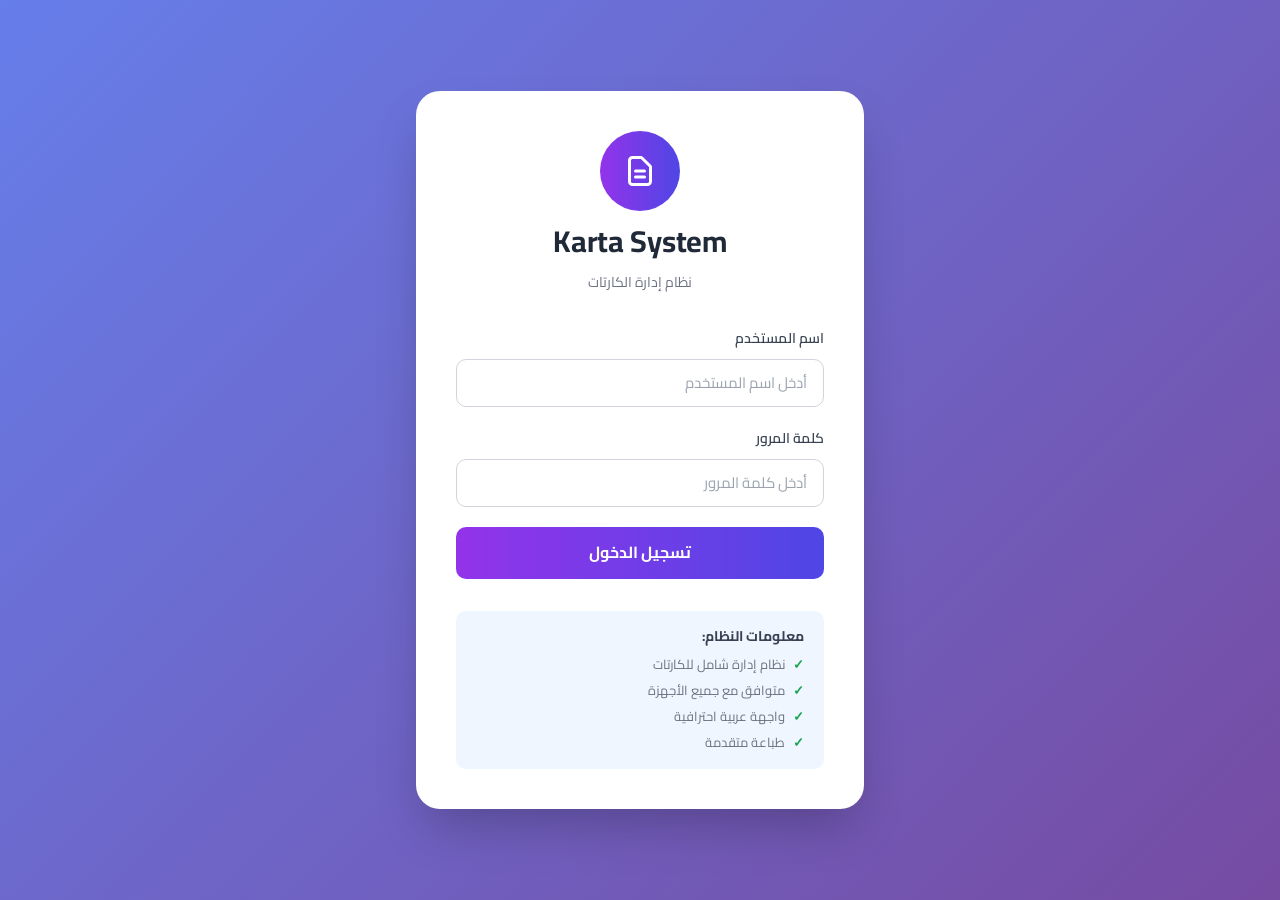
<file: index.html>
<!DOCTYPE html>
<html lang="ar" dir="rtl">
<head>
  <meta charset="UTF-8" />
  <meta name="viewport" content="width=device-width, initial-scale=1.0" />
  <meta name="session-username" content="" />
  <title>النظام المالي</title>
  <meta name="description" content="النظام المالي - لوحة تحكم المراجعة النقدية" />
  <link rel="stylesheet" href="cairo-font.css" />
  <link rel="stylesheet" href="tailwind.css" />
  <link rel="stylesheet" href="styles.css" />
</head>
<body>
  <header class="header app-top">
    <div class="header__inner py-4 px-4">
      <div class="header__brand">
        <button id="sidebarToggle" type="button" class="header__menu-toggle" aria-label="فتح أو غلق القائمة" title="فتح أو غلق القائمة">
          <svg width="22" height="22" viewBox="0 0 24 24" fill="none" stroke="currentColor" stroke-width="2" stroke-linecap="round" stroke-linejoin="round" aria-hidden="true">
            <path d="M4 6h16"></path>
            <path d="M4 12h16"></path>
            <path d="M4 18h16"></path>
          </svg>
        </button>
        <div class="header__logo" aria-hidden="true">
          <svg fill="none" stroke="currentColor" viewBox="0 0 24 24" width="22" height="22">
            <path stroke-linecap="round" stroke-linejoin="round" stroke-width="2" d="M9 14l2 2 4-4m3-4V7a2 2 0 00-2-2h-4L9 5H5a2 2 0 00-2 2v12a2 2 0 002 2h14a2 2 0 002-2v-9l-8-8z"/>
          </svg>
        </div>
        <div>
          <h1 class="header__title text-lg mb-0">النظام المالي</h1>
          <p class="header__subtitle mb-0">لوحة تحكم المراجعة النقدية</p>
        </div>
      </div>
      <div class="header__actions gap-3">
        <button id="exportBackupBtn" type="button" class="btn btn-success btn-sm" title="تصدير نسخة احتياطية كاملة">
          💾 نسخة احتياطية
        </button>
        <button id="importBackupBtn" type="button" class="btn btn-warning btn-sm" title="استيراد نسخة احتياطية">
          📥 استيراد
        </button>
        <button id="logoutBtn" type="button" class="btn btn-secondary btn-sm">
          Logout
        </button>
      </div>
      <div id="backupReminderBanner" class="hidden" style="position:fixed;top:0;left:0;right:0;z-index:9999;background:#fef3c7;border-bottom:2px solid #f59e0b;padding:10px 20px;display:flex;align-items:center;justify-content:space-between;font-family:inherit;font-size:0.875rem;color:#92400e;">
        <span>⚠️ تذكير: يُنصح بإنشاء نسخة احتياطية للنظام بشكل دوري. آخر نسخة: <span id="lastBackupDateDisplay">غير معروف</span></span>
        <button id="dismissBackupReminder" type="button" style="background:none;border:1px solid #d97706;border-radius:6px;padding:4px 12px;color:#92400e;cursor:pointer;font-family:inherit;font-weight:700;">إغلاق</button>
      </div>
    </div>
  </header>

  <div class="body-wrapper">
    <div id="sidebar" class="sidebar sidebar-shell" role="navigation">
      <div class="sidebar__nav">
        <p class="sidebar-brand">التنقل</p>
        <button type="button" data-page="homePage" class="sidebar-link active" style="margin-top: 2rem;" data-tooltip="الرئيسية" aria-label="الرئيسية">
          <svg width="20" height="20" fill="none" stroke="currentColor" viewBox="0 0 24 24"><path stroke-linecap="round" stroke-linejoin="round" stroke-width="2" d="M3 12l2-2m0 0l7-7 7 7M5 10v10a1 1 0 001 1h3m10-11l2 2m-2-2v10a1 1 0 01-1 1h-3m-4 0a1 1 0 01-1-1v-4a1 1 0 011-1h2a1 1 0 011 1v4a1 1 0 01-1 1h-2z"/></svg>
          <span class="sidebar-link__label">الرئيسية</span>
        </button>
        <button type="button" data-page="bolsaPage" class="sidebar-link" data-tooltip="تسجيل البوالص" aria-label="تسجيل البوالص">
          <svg width="20" height="20" fill="none" stroke="currentColor" viewBox="0 0 24 24"><path stroke-linecap="round" stroke-linejoin="round" stroke-width="2" d="M20 7l-8-4-8 4m16 0l-8 4m8-4v10l-8 4m0-10L4 7m8 4v10M4 7v10l8 4"/></svg>
          <span class="sidebar-link__label">تسجيل البوالص</span>
        </button>
        <button type="button" data-page="officesPage" class="sidebar-link" data-tooltip="العملاء" aria-label="العملاء">
          <svg width="20" height="20" fill="none" stroke="currentColor" viewBox="0 0 24 24"><path stroke-linecap="round" stroke-linejoin="round" stroke-width="2" d="M3 21h18M4 10h4v11H4V10zm6-7h4v18h-4V3zm6 4h4v14h-4V7z"/></svg>
          <span class="sidebar-link__label">العملاء</span>
        </button>
        <button type="button" data-page="ownersPage" class="sidebar-link" data-tooltip="كشف حساب السيارات" aria-label="كشف حساب السيارات">
          <svg width="20" height="20" fill="none" stroke="currentColor" viewBox="0 0 24 24"><path stroke-linecap="round" stroke-linejoin="round" stroke-width="2" d="M17 20h5v-2a3 3 0 00-5.356-1.857M17 20H7m10 0v-2c0-.656-.126-1.283-.356-1.857M7 20H2v-2a3 3 0 015.356-1.857M7 20v-2c0-.656.126-1.283.356-1.857m0 0a5.002 5.002 0 019.288 0M15 7a3 3 0 11-6 0 3 3 0 016 0z"/></svg>
          <span class="sidebar-link__label">كشف حساب السيارات</span>
        </button>
        <button type="button" data-page="receipt" class="sidebar-link" style="margin-top: 0.5rem;" data-tooltip="صرف الكارتات" aria-label="صرف الكارتات">
          <svg width="20" height="20" fill="none" stroke="currentColor" viewBox="0 0 24 24"><path stroke-linecap="round" stroke-linejoin="round" stroke-width="2" d="M9 12h6m-6 4h6m2 5H7a2 2 0 01-2-2V5a2 2 0 012-2h5.586a1 1 0 01.707.293l5.414 5.414a1 1 0 01.293.707V19a2 2 0 01-2 2z"/></svg>
          <span class="sidebar-link__label">صرف الكارتات</span>
        </button>
        <button type="button" data-page="allReceipts" class="sidebar-link" data-tooltip="جميع الكارتات" aria-label="جميع الكارتات">
          <svg width="20" height="20" fill="none" stroke="currentColor" viewBox="0 0 24 24"><path stroke-linecap="round" stroke-linejoin="round" stroke-width="2" d="M19 11H5m14 0a2 2 0 012 2v6a2 2 0 01-2 2H5a2 2 0 01-2-2v-6a2 2 0 012-2m14 0V9a2 2 0 00-2-2M5 11V9a2 2 0 012-2m0 0V5a2 2 0 012-2h6a2 2 0 012 2v2M7 7h10"/></svg>
          <span class="sidebar-link__label">جميع الكارتات</span>
        </button>
        <button type="button" data-page="treasuryPage" class="sidebar-link" data-tooltip="الخزنة" aria-label="الخزنة">
          <svg width="20" height="20" fill="none" stroke="currentColor" viewBox="0 0 24 24"><path stroke-linecap="round" stroke-linejoin="round" stroke-width="2" d="M17 9V7a2 2 0 00-2-2H5a2 2 0 00-2 2v6a2 2 0 002 2h2m2 4h10a2 2 0 002-2v-6a2 2 0 00-2-2H9a2 2 0 00-2 2v6a2 2 0 002 2zm7-5a2 2 0 11-4 0 2 2 0 014 0z"/></svg>
          <span class="sidebar-link__label">الخزنة</span>
        </button>
        <button type="button" data-page="dashboardPage" class="sidebar-link" data-tooltip="لوحة التحكم" aria-label="لوحة التحكم">
          <svg width="20" height="20" fill="none" stroke="currentColor" viewBox="0 0 24 24" stroke-width="2">
            <path stroke-linecap="round" stroke-linejoin="round" d="M4 5a1 1 0 011-1h14a1 1 0 011 1v2a1 1 0 01-1 1H5a1 1 0 01-1-1V5zM4 13a1 1 0 011-1h6a1 1 0 011 1v6a1 1 0 01-1 1H5a1 1 0 01-1-1v-6zM16 13a1 1 0 011-1h2a1 1 0 011 1v6a1 1 0 01-1 1h-2a1 1 0 01-1-1v-6z" />
          </svg>
          <span class="sidebar-link__label">لوحة التحكم</span>
        </button>
      </div>
      <div class="sidebar__resize-handle" role="separator" aria-label="تغيير حجم الشريط الجانبي" aria-orientation="vertical"></div>
    </div>

    <div id="mainContent" class="shell-main">
    <div id="app" class="main p-4">
      <section id="homePage" class="page hidden"></section>
      <section id="dashboardPage" class="page hidden"></section>
      <div id="receiptPage" class="page hidden"></div>

      <div id="allReceiptsPage" class="page hidden card">
        <div class="p-6 text-right">
          <h2 class="card-title mb-2">جميع النماذج</h2>
          <p class="text-muted text-sm mb-0">يتم عرض صفحة جميع النماذج من خلال مكونات النظام الحالية.</p>
        </div>
      </div>

      <section id="bolsaPage" class="page hidden"></section>

      <section id="ownersPage" class="page hidden">
        <div class="p-6 text-right card">
          <div class="card-header mb-0">
            <h2 class="card-title mb-0">كشف حساب العملاء</h2>
          </div>

          <div class="form-section mt-6">
            <div class="flex flex-wrap gap-3 mb-4 items-end">
              <div class="form-group mb-0 form-field-narrow">
                <label class="label mb-2" for="ownerNameInput">اسم صاحب المركبة</label>
                <input id="ownerNameInput" type="text" placeholder="اسم صاحب المركبة" class="input input-sm" />
              </div>
              <div class="form-group mb-0 form-field-narrow">
                <label class="label mb-2" for="ownerNotesInput">ملاحظات</label>
                <input id="ownerNotesInput" type="text" placeholder="ملاحظات (اختياري)" class="input input-sm" />
              </div>
              <button id="addOwnerBtn" type="button" class="btn btn-primary mb-1">➕ إضافة صاحب مركبة</button>
            </div>
            <div class="form-group mb-0 form-field-search">
              <label class="label mb-2" for="ownerSearchInput">بحث</label>
              <input id="ownerSearchInput" type="text" placeholder="بحث بالاسم" class="input input-sm" />
            </div>
          </div>

          <div class="table-wrapper overflow-x-auto mt-6 mb-6">
            <table class="table">
              <thead>
                <tr>
                  <th>الاسم</th>
                  <th>الرصيد</th>
                  <th>إجراءات</th>
                </tr>
              </thead>
              <tbody id="ownersTable"></tbody>
            </table>
          </div>
        </div>
      </section>

      <section id="ownerDetailsPage" class="page hidden"></section>
      <section id="agentDetailsPage" class="page hidden"></section>
      <section id="treasuryPage" class="page hidden"></section>
      <section id="officesPage" class="page hidden"></section>
      <section id="officeDetailsPage" class="page hidden"></section>
    </div>
    </div>
  </div>
    <script type="module" src="./app.js?v=20260524"></script>
</body>
</html>
</file>
<file: cairo-font.css>
/* ============================================================
   Cairo Font - Self-hosted for offline use
   Weights: 300, 400, 600, 700
   Subsets: arabic, latin
   Source: Google Fonts (fonts.gstatic.com)
   ============================================================ */

/* arabic - weight 300 */
@font-face {
  font-family: 'Cairo';
  font-style: normal;
  font-weight: 300;
  font-display: swap;
  src: url('fonts/cairo-arabic-300.woff2') format('woff2');
  unicode-range: U+0600-06FF, U+0750-077F, U+0870-088E, U+0890-0891,
    U+0898-08E1, U+08E3-08FF, U+200C-200E, U+2010-2011, U+204F, U+2E41,
    U+FB50-FDFF, U+FE70-FE74, U+FE76-FEFC, U+102E0-102FB, U+10E60-10E7E,
    U+10EC2-10EC4, U+10EFC-10EFF, U+1EE00-1EE03, U+1EE05-1EE1F,
    U+1EE21-1EE22, U+1EE24, U+1EE27, U+1EE29-1EE32, U+1EE34-1EE37,
    U+1EE39, U+1EE3B, U+1EE42, U+1EE47, U+1EE49, U+1EE4B,
    U+1EE4D-1EE4F, U+1EE51-1EE52, U+1EE54, U+1EE57, U+1EE59,
    U+1EE5B, U+1EE5D, U+1EE5F, U+1EE61-1EE62, U+1EE64,
    U+1EE67-1EE6A, U+1EE6C-1EE72, U+1EE74-1EE77, U+1EE79-1EE7C,
    U+1EE7E, U+1EE80-1EE89, U+1EE8B-1EE9B, U+1EEA1-1EEA3,
    U+1EEA5-1EEA9, U+1EEAB-1EEBB, U+1EEF0-1EEF1;
}

/* latin - weight 300 */
@font-face {
  font-family: 'Cairo';
  font-style: normal;
  font-weight: 300;
  font-display: swap;
  src: url('fonts/cairo-latin-300.woff2') format('woff2');
  unicode-range: U+0000-00FF, U+0131, U+0152-0153, U+02BB-02BC, U+02C6,
    U+02DA, U+02DC, U+0304, U+0308, U+0329, U+2000-206F, U+20AC,
    U+2122, U+2191, U+2193, U+2212, U+2215, U+FEFF, U+FFFD;
}

/* arabic - weight 400 */
@font-face {
  font-family: 'Cairo';
  font-style: normal;
  font-weight: 400;
  font-display: swap;
  src: url('fonts/cairo-arabic-400.woff2') format('woff2');
  unicode-range: U+0600-06FF, U+0750-077F, U+0870-088E, U+0890-0891,
    U+0898-08E1, U+08E3-08FF, U+200C-200E, U+2010-2011, U+204F, U+2E41,
    U+FB50-FDFF, U+FE70-FE74, U+FE76-FEFC, U+102E0-102FB, U+10E60-10E7E,
    U+10EC2-10EC4, U+10EFC-10EFF, U+1EE00-1EE03, U+1EE05-1EE1F,
    U+1EE21-1EE22, U+1EE24, U+1EE27, U+1EE29-1EE32, U+1EE34-1EE37,
    U+1EE39, U+1EE3B, U+1EE42, U+1EE47, U+1EE49, U+1EE4B,
    U+1EE4D-1EE4F, U+1EE51-1EE52, U+1EE54, U+1EE57, U+1EE59,
    U+1EE5B, U+1EE5D, U+1EE5F, U+1EE61-1EE62, U+1EE64,
    U+1EE67-1EE6A, U+1EE6C-1EE72, U+1EE74-1EE77, U+1EE79-1EE7C,
    U+1EE7E, U+1EE80-1EE89, U+1EE8B-1EE9B, U+1EEA1-1EEA3,
    U+1EEA5-1EEA9, U+1EEAB-1EEBB, U+1EEF0-1EEF1;
}

/* latin - weight 400 */
@font-face {
  font-family: 'Cairo';
  font-style: normal;
  font-weight: 400;
  font-display: swap;
  src: url('fonts/cairo-latin-400.woff2') format('woff2');
  unicode-range: U+0000-00FF, U+0131, U+0152-0153, U+02BB-02BC, U+02C6,
    U+02DA, U+02DC, U+0304, U+0308, U+0329, U+2000-206F, U+20AC,
    U+2122, U+2191, U+2193, U+2212, U+2215, U+FEFF, U+FFFD;
}

/* arabic - weight 600 */
@font-face {
  font-family: 'Cairo';
  font-style: normal;
  font-weight: 600;
  font-display: swap;
  src: url('fonts/cairo-arabic-600.woff2') format('woff2');
  unicode-range: U+0600-06FF, U+0750-077F, U+0870-088E, U+0890-0891,
    U+0898-08E1, U+08E3-08FF, U+200C-200E, U+2010-2011, U+204F, U+2E41,
    U+FB50-FDFF, U+FE70-FE74, U+FE76-FEFC, U+102E0-102FB, U+10E60-10E7E,
    U+10EC2-10EC4, U+10EFC-10EFF, U+1EE00-1EE03, U+1EE05-1EE1F,
    U+1EE21-1EE22, U+1EE24, U+1EE27, U+1EE29-1EE32, U+1EE34-1EE37,
    U+1EE39, U+1EE3B, U+1EE42, U+1EE47, U+1EE49, U+1EE4B,
    U+1EE4D-1EE4F, U+1EE51-1EE52, U+1EE54, U+1EE57, U+1EE59,
    U+1EE5B, U+1EE5D, U+1EE5F, U+1EE61-1EE62, U+1EE64,
    U+1EE67-1EE6A, U+1EE6C-1EE72, U+1EE74-1EE77, U+1EE79-1EE7C,
    U+1EE7E, U+1EE80-1EE89, U+1EE8B-1EE9B, U+1EEA1-1EEA3,
    U+1EEA5-1EEA9, U+1EEAB-1EEBB, U+1EEF0-1EEF1;
}

/* latin - weight 600 */
@font-face {
  font-family: 'Cairo';
  font-style: normal;
  font-weight: 600;
  font-display: swap;
  src: url('fonts/cairo-latin-600.woff2') format('woff2');
  unicode-range: U+0000-00FF, U+0131, U+0152-0153, U+02BB-02BC, U+02C6,
    U+02DA, U+02DC, U+0304, U+0308, U+0329, U+2000-206F, U+20AC,
    U+2122, U+2191, U+2193, U+2212, U+2215, U+FEFF, U+FFFD;
}

/* arabic - weight 700 */
@font-face {
  font-family: 'Cairo';
  font-style: normal;
  font-weight: 700;
  font-display: swap;
  src: url('fonts/cairo-arabic-700.woff2') format('woff2');
  unicode-range: U+0600-06FF, U+0750-077F, U+0870-088E, U+0890-0891,
    U+0898-08E1, U+08E3-08FF, U+200C-200E, U+2010-2011, U+204F, U+2E41,
    U+FB50-FDFF, U+FE70-FE74, U+FE76-FEFC, U+102E0-102FB, U+10E60-10E7E,
    U+10EC2-10EC4, U+10EFC-10EFF, U+1EE00-1EE03, U+1EE05-1EE1F,
    U+1EE21-1EE22, U+1EE24, U+1EE27, U+1EE29-1EE32, U+1EE34-1EE37,
    U+1EE39, U+1EE3B, U+1EE42, U+1EE47, U+1EE49, U+1EE4B,
    U+1EE4D-1EE4F, U+1EE51-1EE52, U+1EE54, U+1EE57, U+1EE59,
    U+1EE5B, U+1EE5D, U+1EE5F, U+1EE61-1EE62, U+1EE64,
    U+1EE67-1EE6A, U+1EE6C-1EE72, U+1EE74-1EE77, U+1EE79-1EE7C,
    U+1EE7E, U+1EE80-1EE89, U+1EE8B-1EE9B, U+1EEA1-1EEA3,
    U+1EEA5-1EEA9, U+1EEAB-1EEBB, U+1EEF0-1EEF1;
}

/* latin - weight 700 */
@font-face {
  font-family: 'Cairo';
  font-style: normal;
  font-weight: 700;
  font-display: swap;
  src: url('fonts/cairo-latin-700.woff2') format('woff2');
  unicode-range: U+0000-00FF, U+0131, U+0152-0153, U+02BB-02BC, U+02C6,
    U+02DA, U+02DC, U+0304, U+0308, U+0329, U+2000-206F, U+20AC,
    U+2122, U+2191, U+2193, U+2212, U+2215, U+FEFF, U+FFFD;
}
</file>
<file: styles.css>
/* ============================================================
   DESIGN SYSTEM — Extracted from mss20 (Karta System)
   Framework-agnostic · RTL-ready · Copy-paste ready
   ============================================================ */


/* ─────────────────────────────────────────
   1. COLOR SYSTEM
   ───────────────────────────────────────── */
:root {

  /* ── Brand / Primary (Purple → Indigo) ── */
  --color-primary:            #7c3aed;
  --color-primary-dark:       #6d28d9;
  --color-primary-light:      #ede9fe;
  --color-primary-grad-start: #667eea;
  --color-primary-grad-end:   #764ba2;

  /* ── Secondary (Indigo) ── */
  --color-secondary:          #4f46e5;
  --color-secondary-dark:     #3730a3;

  /* ── Blue ── */
  --color-blue:               #2563eb;
  --color-blue-dark:          #1e40af;
  --color-blue-darker:        #1e3a8a;
  --color-blue-light:         #dbeafe;
  --color-blue-bg:            #eff6ff;

  /* ── Green / Success ── */
  --color-success:            #16a34a;
  --color-success-dark:       #15803d;
  --color-success-light:      #dcfce7;
  --color-success-bg:         #f0fdf4;

  /* ── Teal / Emerald ── */
  --color-emerald:            #059669;
  --color-teal:               #0f766e;

  /* ── Red / Danger ── */
  --color-danger:             #dc2626;
  --color-danger-dark:        #991b1b;
  --color-danger-light:       #fee2e2;
  --color-danger-bg:          #fff1f2;

  /* ── Orange / Warning ── */
  --color-warning:            #f97316;
  --color-warning-dark:       #c2410c;
  --color-warning-light:      #fed7aa;
  --color-warning-bg:         #fff7ed;

  /* ── Yellow ── */
  --color-yellow:             #ca8a04;
  --color-yellow-bg:          #fefce8;

  /* ── Gray Scale ── */
  --color-gray-50:            #f9fafb;
  --color-gray-100:           #f3f4f6;
  --color-gray-200:           #e5e7eb;
  --color-gray-300:           #d1d5db;
  --color-gray-400:           #9ca3af;
  --color-gray-500:           #6b7280;
  --color-gray-600:           #4b5563;
  --color-gray-700:           #374151;
  --color-gray-800:           #1f2937;
  --color-gray-900:           #111827;

  /* ── Semantic ── */
  --color-bg:                 #f9fafb;
  --color-surface:            #ffffff;
  --color-text:               #1f2937;
  --color-text-muted:         #6b7280;
  --color-text-subtle:        #9ca3af;
  --color-border:             #d1d5db;
  --color-border-light:       #e5e7eb;
  --color-overlay:            rgba(0, 0, 0, 0.50);

  /* ── App shell gradient (body background) ── */
  --app-bg-gradient: linear-gradient(135deg, var(--color-primary-grad-start) 0%,
                                             var(--color-primary-grad-end)   100%);

  /* ─────────────────────────────────────
     SPACING
     ───────────────────────────────────── */
  --space-1:   0.25rem;
  --space-2:   0.5rem;
  --space-3:   0.75rem;
  --space-4:   1rem;
  --space-5:   1.25rem;
  --space-6:   1.5rem;
  --space-8:   2rem;
  --space-10:  2.5rem;
  --space-12:  3rem;

  --space-xs:  var(--space-1);
  --space-sm:  var(--space-2);
  --space-md:  var(--space-4);
  --space-lg:  var(--space-6);
  --space-xl:  var(--space-8);
  --space-2xl: var(--space-12);

  /* ─────────────────────────────────────
     RADII
     ───────────────────────────────────── */
  --radius-sm:   0.375rem;
  --radius-md:   0.5rem;
  --radius-lg:   0.75rem;
  --radius-xl:   1rem;
  --radius-2xl:  1.5rem;
  --radius-full: 9999px;

  /* ─────────────────────────────────────
     SHADOWS
     ───────────────────────────────────── */
  --shadow-sm:  0 1px 2px rgba(0,0,0,0.06);
  --shadow-md:  0 4px 6px -1px rgba(0,0,0,0.10), 0 2px 4px -1px rgba(0,0,0,0.06);
  --shadow-lg:  0 10px 15px -3px rgba(0,0,0,0.10), 0 4px 6px -2px rgba(0,0,0,0.05);
  --shadow-xl:  0 20px 25px -5px rgba(0,0,0,0.10), 0 10px 10px -5px rgba(0,0,0,0.04);
  --shadow-2xl: 0 25px 50px -12px rgba(0,0,0,0.25);

  /* ─────────────────────────────────────
     TRANSITIONS
     ───────────────────────────────────── */
  --transition:      all 0.2s ease;
  --transition-slow: all 0.3s ease;

  /* ─────────────────────────────────────
     SIDEBAR SIZING
     ───────────────────────────────────── */
  --sidebar-width:            260px;
  --sidebar-collapsed-width:  60px;
  --sidebar-min-width:        60px;
  --sidebar-max-width:        500px;
}


/* ─────────────────────────────────────────
   2. TYPOGRAPHY
   ───────────────────────────────────────── */
@import url('cairo-font.css');

*, *::before, *::after { box-sizing: border-box; }

html { font-size: 16px; }

body {
  font-family: 'Cairo', Arial, sans-serif;
  font-size:   1rem;
  line-height: 1.6;
  color:       var(--color-text);
  background:  var(--color-bg);
  direction:   rtl;
  margin:      0;
  --sidebar-active-width: var(--sidebar-width);
}

h1 { font-size: 1.875rem; font-weight: 700; line-height: 1.20; margin: 0 0 0.5rem; }
h2 { font-size: 1.500rem; font-weight: 700; line-height: 1.25; margin: 0 0 0.5rem; }
h3 { font-size: 1.250rem; font-weight: 700; line-height: 1.30; margin: 0 0 0.4rem; }
h4 { font-size: 1.125rem; font-weight: 600; line-height: 1.40; margin: 0 0 0.4rem; }
h5 { font-size: 1.000rem; font-weight: 600; line-height: 1.50; margin: 0 0 0.3rem; }
h6 { font-size: 0.875rem; font-weight: 600; line-height: 1.50; margin: 0 0 0.3rem; }

p { margin: 0 0 1rem; }

.text-xs  { font-size: 0.750rem; }
.text-sm  { font-size: 0.875rem; }
.text-lg  { font-size: 1.125rem; }
.text-xl  { font-size: 1.250rem; }
.text-2xl { font-size: 1.500rem; }
.text-3xl { font-size: 1.875rem; }

.font-medium  { font-weight: 500; }
.font-semibold{ font-weight: 600; }
.font-bold    { font-weight: 700; }

.text-muted  { color: var(--color-text-muted);  }
.text-subtle { color: var(--color-text-subtle); }
.text-center { text-align: center; }
.text-right  { text-align: right;  }
.text-left   { text-align: left;   }


/* ─────────────────────────────────────────
   4. COMPONENTS
   ───────────────────────────────────────── */

/* ════════════════════════════════════════
   4a. BUTTONS
   ════════════════════════════════════════ */
.btn {
  display:         inline-flex;
  align-items:     center;
  justify-content: center;
  gap:             var(--space-2);
  padding:         0.5rem 1rem;
  font-family:     inherit;
  font-size:       0.875rem;
  font-weight:     600;
  line-height:     1;
  border:          none;
  border-radius:   var(--radius-lg);
  cursor:          pointer;
  text-decoration: none;
  white-space:     nowrap;
  transition:      var(--transition);
}
.btn:focus-visible { outline: 2px solid var(--color-primary); outline-offset: 2px; }
.btn svg { width: 1.25rem; height: 1.25rem; flex-shrink: 0; }

/* — Sizes — */
.btn-sm   { padding: 0.375rem 0.75rem;  font-size: 0.75rem;  }
.btn-lg   { padding: 0.75rem  1.5rem;   font-size: 1rem;     }
.btn-xl   { padding: 0.875rem 1.75rem;  font-size: 1.0625rem;}
.btn-full { width: 100%; }

/* — Variants — */
.btn-primary       { background: var(--color-primary);   color: #fff; }
.btn-primary:hover { background: var(--color-primary-dark); box-shadow: var(--shadow-md); }

.btn-primary-grad {
  background: linear-gradient(to right, #9333ea, var(--color-secondary));
  color: #fff;
}
.btn-primary-grad:hover { box-shadow: var(--shadow-lg); transform: scale(1.03); }

.btn-success       { background: var(--color-success);      color: #fff; }
.btn-success:hover { background: var(--color-success-dark); }

.btn-danger        { background: var(--color-danger);       color: #fff; }
.btn-danger:hover  { background: var(--color-danger-dark);  }

.btn-warning       { background: var(--color-warning);      color: #fff; }
.btn-warning:hover { filter: brightness(0.9); }

.btn-blue          { background: var(--color-blue);         color: #fff; }
.btn-blue:hover    { background: var(--color-blue-dark);    }

.btn-indigo        { background: var(--color-secondary);    color: #fff; }
.btn-indigo:hover  { background: var(--color-secondary-dark); }

.btn-teal          { background: var(--color-teal);         color: #fff; }
.btn-teal:hover    { filter: brightness(0.9); }

.btn-ghost         { background: var(--color-gray-100); color: var(--color-gray-700); }
.btn-ghost:hover   { background: var(--color-gray-200); }

.btn-outline { background: transparent; border: 2px solid currentColor; }
.btn-outline:hover { background: var(--color-gray-50); }

/* Icon-only round */
.btn-icon {
  padding:       0.5rem;
  border-radius: var(--radius-full);
  background:    var(--color-gray-100);
  color:         var(--color-gray-700);
}
.btn-icon:hover { background: var(--color-gray-200); }


/* ════════════════════════════════════════
   4b. INPUTS & FORM CONTROLS
   ════════════════════════════════════════ */
.input {
  display:       block;
  width:         100%;
  padding:       0.625rem 1rem;
  font-family:   inherit;
  font-size:     0.9375rem;
  line-height:   1.5;
  color:         var(--color-text);
  background:    #fff;
  border:        1px solid var(--color-border);
  border-radius: var(--radius-lg);
  outline:       none;
  transition:    var(--transition);
}
.input::placeholder { color: var(--color-text-subtle); }
.input:focus {
  border-color: var(--color-primary);
  box-shadow:   0 0 0 3px rgba(124, 58, 237, 0.15);
}
.input-sm { padding: 0.375rem 0.75rem; font-size: 0.8125rem; }

.input-error       { border-color: var(--color-danger); }
.input-error:focus { box-shadow: 0 0 0 3px rgba(220, 38, 38, 0.15); }

.input-success       { border-color: var(--color-success); }
.input-success:focus { box-shadow: 0 0 0 3px rgba(22, 163, 74, 0.15); }

/* Select */
.select {
  appearance: none;
  background-image: url("data:image/svg+xml,%3Csvg xmlns='http://www.w3.org/2000/svg' fill='none' viewBox='0 0 24 24' stroke='%236b7280'%3E%3Cpath stroke-linecap='round' stroke-linejoin='round' stroke-width='2' d='M19 9l-7 7-7-7'/%3E%3C/svg%3E");
  background-repeat:   no-repeat;
  background-position: left 0.75rem center;
  background-size:     1rem;
  padding-left:        2.5rem;
}

/* Label */
.label {
  display:       block;
  font-size:     0.875rem;
  font-weight:   600;
  color:         var(--color-gray-700);
  margin-bottom: var(--space-2);
}

/* Form group */
.form-group { margin-bottom: var(--space-5); }

/* Inline date range filter row */
.filter-row {
  display:       flex;
  align-items:   center;
  flex-wrap:     wrap;
  gap:           var(--space-2);
  background:    var(--color-gray-50);
  border:        1px solid var(--color-gray-200);
  border-radius: var(--radius-lg);
  padding:       0.5rem 0.75rem;
}
.filter-row .label { margin: 0; color: var(--color-text-muted); font-size: 0.75rem; }
.filter-row .input { width: auto; }


/* ════════════════════════════════════════
   4c. TABLES
   ════════════════════════════════════════ */
.table-wrapper {
  width:         100%;
  overflow-x:    auto;
  border-radius: var(--radius-lg);
  border:        1px solid var(--color-border-light);
}

.table {
  width:           100%;
  border-collapse: collapse;
  font-size:       0.875rem;
  background:      #fff;
}

.table th,
.table td {
  padding:        0.625rem 1rem;
  text-align:     right;
  border:         1px solid var(--color-border-light);
  vertical-align: middle;
  white-space:    nowrap;
}

.table thead tr         { background: var(--color-blue-darker); }
.table thead th         { color: #fff; font-weight: 600; font-size: 0.8125rem; border-color: var(--color-blue-darker); }
.table tbody tr:nth-child(even) td { background: #f0f4ff; }
.table tbody tr:hover   td         { background: #e8eeff; }

/* Colored thead variants */
.table-purple thead tr  { background: var(--color-primary);      }
.table-green  thead tr  { background: var(--color-success-dark); }
.table-red    thead tr  { background: var(--color-danger);       }
.table-teal   thead tr  { background: var(--color-teal);         }
.table-gray   thead tr  { background: var(--color-gray-700);     }

/* Separator row (vehicle change, etc.) */
.table-sep-row td {
  background:    var(--color-warning-bg) !important;
  border-top:    2px solid var(--color-warning) !important;
  border-bottom: 2px solid var(--color-warning) !important;
  color:         var(--color-warning-dark);
  font-weight:   700;
}

/* Inline transparent table input */
.table-input {
  border:      none;
  background:  transparent;
  width:       100%;
  text-align:  center;
  font-family: inherit;
  font-size:   inherit;
  color:       inherit;
  outline:     none;
  padding:     0;
}
.table-input:focus {
  background:    #fff;
  border-bottom: 1px solid var(--color-primary);
}

.cell-net    { font-weight: 700; color: var(--color-blue-dark); }
.cell-danger { font-weight: 700; color: var(--color-danger);    }


/* ════════════════════════════════════════
   4d. CARDS
   ════════════════════════════════════════ */
.card {
  background:    var(--color-surface);
  border-radius: var(--radius-xl);
  box-shadow:    var(--shadow-lg);
  padding:       var(--space-6);
}

.card-header {
  display:         flex;
  align-items:     center;
  justify-content: space-between;
  flex-wrap:       wrap;
  gap:             var(--space-4);
  margin-bottom:   var(--space-5);
}

.card-title    { font-size: 1.25rem; font-weight: 700; color: var(--color-gray-800); margin: 0; }
.card-subtitle { font-size: 0.875rem; color: var(--color-text-muted); margin: 0.25rem 0 0; }


/* ════════════════════════════════════════
   4e. STAT CARDS
   ════════════════════════════════════════ */
.stat-card {
  display:         flex;
  align-items:     center;
  justify-content: space-between;
  padding:         var(--space-6);
  border-radius:   var(--radius-xl);
  box-shadow:      var(--shadow-md);
  color:           #fff;
}

.stat-card__label { font-size: 0.875rem; opacity: 0.90; }
.stat-card__value { font-size: 1.875rem; font-weight: 700; margin-top: 0.5rem; }
.stat-card__note  { font-size: 0.75rem;  opacity: 0.75; margin-top: 0.25rem; }
.stat-card__icon  { width: 3rem; height: 3rem; opacity: 0.50; }

.stat-blue    { background: linear-gradient(135deg, #3b82f6, #2563eb); }
.stat-green   { background: linear-gradient(135deg, #22c55e, #16a34a); }
.stat-emerald { background: linear-gradient(135deg, #10b981, #059669); }
.stat-purple  { background: linear-gradient(135deg, #a855f7, #7c3aed); }
.stat-orange  { background: linear-gradient(135deg, #fb923c, #f97316); }
.stat-yellow  { background: linear-gradient(135deg, #facc15, #ca8a04); }
.stat-red     { background: linear-gradient(135deg, #f87171, #dc2626); }
.stat-teal    { background: linear-gradient(135deg, #2dd4bf, #0f766e); }


/* ════════════════════════════════════════
   4f. MODALS
   ════════════════════════════════════════ */
.modal-overlay {
  position:        fixed;
  inset:           0;
  background:      var(--color-overlay);
  display:         flex;
  align-items:     center;
  justify-content: center;
  z-index:         50;
  padding:         var(--space-4);
}
.modal-overlay.hidden { display: none; }

.modal {
  background:    var(--color-surface);
  border-radius: var(--radius-2xl);
  box-shadow:    var(--shadow-2xl);
  width:         100%;
  max-width:     28rem;
  max-height:    90vh;
  overflow:      auto;
}
.modal-lg  { max-width: 48rem; }
.modal-xl  { max-width: 72rem; }

.modal-header {
  position:        sticky;
  top:             0;
  z-index:         10;
  display:         flex;
  align-items:     center;
  justify-content: space-between;
  padding:         var(--space-6);
  border-radius:   var(--radius-2xl) var(--radius-2xl) 0 0;
  color:           #fff;
}
.modal-header--purple { background: linear-gradient(to right, #9333ea, var(--color-secondary)); }
.modal-header--red    { background: linear-gradient(to right, var(--color-danger), #b91c1c);    }
.modal-header--blue   { background: linear-gradient(to right, var(--color-blue), var(--color-blue-dark)); }
.modal-header--green  { background: linear-gradient(to right, var(--color-success), var(--color-success-dark)); }

.modal-header__title    { font-size: 1.5rem;  font-weight: 700; margin: 0; }
.modal-header__subtitle { font-size: 0.875rem; opacity: 0.90; margin: 0.25rem 0 0; }

.modal-close {
  background:    rgba(255, 255, 255, 0.20);
  border:        none;
  border-radius: var(--radius-md);
  color:         #fff;
  padding:       0.5rem;
  cursor:        pointer;
  display:       flex;
  align-items:   center;
  justify-content: center;
  transition:    var(--transition);
}
.modal-close:hover { background: rgba(255, 255, 255, 0.30); }

.modal-body   { padding: var(--space-6); }
.modal-footer {
  display: flex;
  gap:     var(--space-3);
  padding: 0 var(--space-6) var(--space-6);
}
.modal-footer .btn { flex: 1; }


/* ════════════════════════════════════════
   4g. ALERTS / BADGES
   ════════════════════════════════════════ */
.alert {
  display:       flex;
  align-items:   flex-start;
  gap:           var(--space-3);
  padding:       var(--space-4);
  border-radius: var(--radius-lg);
  font-size:     0.875rem;
}
.alert-success { background: var(--color-success-bg); color: #14532d; border: 1px solid #86efac; }
.alert-danger  { background: var(--color-danger-bg);  color: #7f1d1d; border: 1px solid #fca5a5; }
.alert-warning { background: var(--color-warning-bg); color: #7c2d12; border: 1px solid var(--color-warning-light); }
.alert-info    { background: var(--color-blue-bg);    color: #1e3a8a; border: 1px solid #93c5fd; }
.alert-purple  { background: var(--color-primary-light); color: #4c1d95; border: 1px solid #c4b5fd; }

/* Debt banner */
.debt-banner {
  display:     flex;
  flex-wrap:   wrap;
  align-items: center;
  gap:         var(--space-2);
  padding:     0.375rem 0.625rem;
  background:  linear-gradient(90deg, #fff1f2, #fff7ed);
  border-top:  2px dashed var(--color-warning);
  border-bottom: 1px solid var(--color-warning-light);
  font-size:   0.75rem;
  color:       #7c2d12;
}
.debt-badge {
  background:    var(--color-danger);
  color:         #fff;
  padding:       0.125rem 0.625rem;
  border-radius: var(--radius-full);
  font-weight:   700;
  font-size:     0.75rem;
  white-space:   nowrap;
}

/* Badge pill */
.badge {
  display:       inline-flex;
  align-items:   center;
  padding:       0.1875rem 0.625rem;
  border-radius: var(--radius-full);
  font-size:     0.75rem;
  font-weight:   700;
}
.badge-blue   { background: var(--color-blue-light);    color: var(--color-blue-dark);    }
.badge-green  { background: var(--color-success-light); color: var(--color-success-dark); }
.badge-red    { background: var(--color-danger-light);  color: var(--color-danger-dark);  }
.badge-purple { background: var(--color-primary-light); color: var(--color-primary-dark); }
.badge-orange { background: #ffedd5;                    color: #9a3412;                   }
.badge-gray   { background: var(--color-gray-100);      color: var(--color-gray-700);     }


/* ════════════════════════════════════════
   4h. TABS
   ════════════════════════════════════════ */
.tabs {
  display:      flex;
  border-bottom: 1px solid var(--color-border-light);
  overflow-x:   auto;
}

.tab-btn {
  padding:       0.75rem 1.5rem;
  font-family:   inherit;
  font-weight:   600;
  font-size:     0.9375rem;
  color:         var(--color-text-muted);
  background:    none;
  border:        none;
  border-bottom: 3px solid transparent;
  cursor:        pointer;
  white-space:   nowrap;
  transition:    var(--transition);
}
.tab-btn:hover              { color: var(--color-text); }
.tab-btn.active-blue        { color: var(--color-blue);    border-bottom-color: var(--color-blue);    }
.tab-btn.active-green       { color: var(--color-success); border-bottom-color: var(--color-success); }
.tab-btn.active-purple      { color: var(--color-primary); border-bottom-color: var(--color-primary); }
.tab-btn.active-teal        { color: var(--color-teal);    border-bottom-color: var(--color-teal);    }


/* ════════════════════════════════════════
   4i. TOTALS / SUMMARY BOXES
   ════════════════════════════════════════ */
/* Compact totals strip (bottom of table) */
.totals-row {
  display:    flex;
  gap:        var(--space-3);
  flex-wrap:  wrap;
  padding:    var(--space-3) var(--space-4);
  background: var(--color-gray-50);
  border-top: 1px solid var(--color-border-light);
}

.total-box {
  flex:          1;
  min-width:     4.5rem;
  text-align:    center;
  border:        1px solid var(--color-border);
  border-radius: var(--radius-md);
  padding:       0.25rem 0.5rem;
  background:    #fff;
}
.total-box__label { font-size: 0.6875rem; color: var(--color-text-muted); margin: 0; }
.total-box__value { font-size: 0.875rem;  font-weight: 700; color: var(--color-blue-dark); margin: 0; }

/* Grand total box */
.grand-box {
  flex:          1;
  min-width:     7.5rem;
  border:        2px solid var(--color-blue-dark);
  border-radius: var(--radius-xl);
  padding:       var(--space-3);
  text-align:    center;
  background:    var(--color-blue-bg);
}
.grand-box__label { font-size: 0.75rem;   color: var(--color-gray-600);  margin: 0 0 0.25rem; }
.grand-box__value { font-size: 0.9375rem; font-weight: 700; color: var(--color-blue-dark); margin: 0; }

/* Balance highlight */
.balance-box {
  display:       inline-block;
  background:    var(--color-blue-light);
  border:        2px solid var(--color-blue);
  border-radius: var(--radius-md);
  padding:       0.75rem 1.25rem;
  text-align:    center;
}
.balance-box span { font-size: 1.375rem; font-weight: 700; color: var(--color-blue-dark); }

/* Summary panel (deposit / withdrawal / balance) */
.summary-panel {
  display:        flex;
  gap:            var(--space-4);
  justify-content: center;
  flex-wrap:      wrap;
  margin-bottom:  var(--space-5);
}
.sum-box {
  border:        2px solid;
  border-radius: var(--radius-xl);
  padding:       0.625rem 1.5rem;
  text-align:    center;
  min-width:     7.5rem;
}
.sum-box--deposit    { border-color: var(--color-success); color: var(--color-success); }
.sum-box--withdrawal { border-color: var(--color-danger);  color: var(--color-danger);  }
.sum-box--balance    { border-color: var(--color-primary); color: var(--color-primary); }
.sum-box__label { font-size: 0.75rem;  font-weight: 700; margin: 0 0 0.25rem; }
.sum-box__value { font-size: 1.25rem;  font-weight: 700; margin: 0; }


/* ════════════════════════════════════════
   4j. NOTIFICATION PANEL
   ════════════════════════════════════════ */
.notif-panel {
  position:       absolute;
  left:           0;
  margin-top:     0.5rem;
  width:          24rem;
  background:     #fff;
  border-radius:  var(--radius-xl);
  box-shadow:     var(--shadow-2xl);
  border:         1px solid var(--color-border-light);
  z-index:        50;
  overflow:       hidden;
  max-height:     30rem;
  display:        flex;
  flex-direction: column;
}
.notif-panel.hidden { display: none; }

.notif-panel__header {
  display:         flex;
  align-items:     center;
  justify-content: space-between;
  padding:         0.75rem 1rem;
  background:      linear-gradient(to right, #9333ea, var(--color-secondary));
  color:           #fff;
  font-weight:     700;
  font-size:       0.875rem;
}
.notif-panel__body { overflow-y: auto; max-height: 25rem; }

.notif-badge {
  position:      absolute;
  top:           -0.25rem;
  right:         -0.25rem;
  background:    var(--color-danger);
  color:         #fff;
  font-size:     0.6875rem;
  font-weight:   700;
  border-radius: var(--radius-full);
  width:         1.25rem;
  height:        1.25rem;
  display:       flex;
  align-items:   center;
  justify-content: center;
}


/* ════════════════════════════════════════
   4k. STEP ITEMS  (e.g. Quick-start list)
   ════════════════════════════════════════ */
.step-item {
  display:       flex;
  align-items:   flex-start;
  gap:           var(--space-3);
  padding:       var(--space-4);
  border-radius: var(--radius-lg);
}
.step-item--blue   { background: var(--color-blue-bg);       }
.step-item--green  { background: var(--color-success-bg);    }
.step-item--purple { background: var(--color-primary-light); }

.step-number {
  width:           2rem;
  height:          2rem;
  border-radius:   var(--radius-full);
  color:           #fff;
  font-weight:     700;
  display:         flex;
  align-items:     center;
  justify-content: center;
  flex-shrink:     0;
}
.step-number--blue   { background: var(--color-blue);    }
.step-number--green  { background: var(--color-success); }
.step-number--purple { background: var(--color-primary); }


/* ════════════════════════════════════════
   4l. RECEIPT / PRINT BLOCK
   ════════════════════════════════════════ */
.receipt-block {
  border:         1.5px solid var(--color-blue-dark);
  border-radius:  var(--radius-sm);
  margin-bottom:  1.125rem;
  overflow:       hidden;
  page-break-inside: avoid;
}
.receipt-block__header {
  background:    #fff;
  color:         var(--color-blue-darker);
  padding:       0.375rem 0.625rem;
  border-bottom: 2px solid var(--color-blue-dark);
}
.receipt-block__title { font-size: 0.9375rem; font-weight: 700; }
.receipt-block__note  {
  margin:     0;
  padding:    0.3125rem 0.625rem;
  background: var(--color-yellow-bg);
  border-top: 1px solid #fde047;
  font-size:  0.875rem;
  color:      #713f12;
}


/* ─────────────────────────────────────────
   5. LAYOUT SYSTEM
   ───────────────────────────────────────── */

/* App shell */
body {
  display:        flex;
  flex-direction: column;
  min-height:     100vh;
}

.app {
  display:        flex;
  flex-direction: column;
  min-height:     100vh;
}

/* ── Header ── */
.header {
  position:   relative;
  z-index:    40;
  background: #fff;
  box-shadow: 0 1px 4px rgba(15, 23, 42, 0.06);
  border-bottom: 1px solid var(--color-gray-200);
  flex-shrink: 0;
}
.header__inner {
  display:         flex;
  align-items:     center;
  justify-content: space-between;
  padding:         var(--space-4) var(--space-6);
  gap:             var(--space-3);
}
.header__brand {
  display:     flex;
  align-items: center;
  gap:         var(--space-3);
}
.header__menu-toggle {
  display: inline-flex;
  align-items: center;
  justify-content: center;
  width: 2.75rem;
  height: 2.75rem;
  padding: 0;
  border: 1px solid var(--color-border);
  border-radius: var(--radius-full);
  background: #fff;
  color: var(--color-gray-700);
  cursor: pointer;
  flex-shrink: 0;
  transition: var(--transition);
}
.header__menu-toggle:hover {
  background: var(--color-gray-50);
  border-color: var(--color-gray-300);
  box-shadow: var(--shadow-sm);
}
.header__menu-toggle svg {
  width: 1.25rem;
  height: 1.25rem;
}
.header__logo {
  width:           3rem;
  height:          3rem;
  border-radius:   var(--radius-full);
  background:      linear-gradient(to right, #9333ea, var(--color-secondary));
  display:         flex;
  align-items:     center;
  justify-content: center;
  flex-shrink:     0;
}
.header__logo svg { width: 1.5rem; height: 1.5rem; color: #fff; }

.header__title    { font-size: 1.25rem; font-weight: 700; color: var(--color-gray-800); margin: 0; }
.header__subtitle { font-size: 0.875rem; color: var(--color-text-muted); margin: 0; }
.header__actions  { display: flex; align-items: center; gap: var(--space-2); }

/* ── Sidebar ── */
.sidebar {
  width:      var(--sidebar-active-width);
  flex-shrink: 0;
  background: linear-gradient(to bottom, #7e22ce, var(--color-secondary-dark));
  min-height: 100%;
  color:      #fff;
  transition: width 0.2s ease, transform 0.2s ease;
  overflow:   hidden;
}

.sidebar__nav {
  padding:        var(--space-4);
  display:        flex;
  flex-direction: column;
  gap:            var(--space-1);
}

.sidebar-link {
  position:   relative;
  display:     flex;
  align-items: center;
  gap:         0.75rem;
  padding:     0.75rem 1rem;
  border-radius: var(--radius-lg);
  color:         rgba(255, 255, 255, 0.85);
  text-decoration: none;
  font-size:   0.9375rem;
  font-weight: 500;
  transition:  var(--transition-slow);
  border-right: 4px solid transparent;
}
.sidebar-link svg         { width: 1.5rem; height: 1.5rem; flex-shrink: 0; }
.sidebar-link:hover       { transform: translateX(-5px); background: rgba(255,255,255,0.10); color: #fff; }
.sidebar-link.active      { background: rgba(255,255,255,0.20); border-right-color: #fff; color: #fff; }

.sidebar-link__label {
  display: inline-flex;
  align-items: center;
}

/* ── Body wrapper ── */
.body-wrapper {
  display:     flex;
  flex:        1;
  align-items: stretch;
  overflow:    hidden;
}

/* ── Main / Page area ── */
.shell-main {
  flex: 1;
  overflow-y: auto;
}

.main {
  flex:        1 1 0%;
  min-width:   0;
  padding:     var(--space-6);
  background:  var(--color-bg);
  overflow-x:  hidden;
}

.page { display: flex; flex-direction: column; gap: var(--space-6); }

/* ── Grid helpers ── */
.grid   { display: grid; gap: var(--space-4); }
.grid-2 { grid-template-columns: repeat(2, 1fr); }
.grid-3 { grid-template-columns: repeat(3, 1fr); }
.grid-4 { grid-template-columns: repeat(4, 1fr); }

.stat-grid {
  display:               grid;
  gap:                   var(--space-4);
  grid-template-columns: repeat(auto-fit, minmax(12rem, 1fr));
}

.two-col { display: grid; gap: var(--space-6); grid-template-columns: 1fr 1fr; }

/* ── Flex helpers ── */
.flex             { display: flex; }
.flex-col         { display: flex; flex-direction: column; }
.flex-wrap        { flex-wrap: wrap; }
.items-center     { align-items: center; }
.items-start      { align-items: flex-start; }
.justify-between  { justify-content: space-between; }
.justify-center   { justify-content: center; }
.gap-2  { gap: var(--space-2); }
.gap-3  { gap: var(--space-3); }
.gap-4  { gap: var(--space-4); }
.gap-6  { gap: var(--space-6); }

/* ── Spacing ── */
.p-4  { padding:       var(--space-4);  }
.p-6  { padding:       var(--space-6);  }
.mb-4 { margin-bottom: var(--space-4);  }
.mb-6 { margin-bottom: var(--space-6);  }
.mt-4 { margin-top:    var(--space-4);  }
.mt-6 { margin-top:    var(--space-6);  }

/* ── Misc ── */
.overflow-x-auto  { overflow-x: auto;  }
.overflow-auto    { overflow:   auto;   }
.hidden           { display: none !important; }

/* ── Animations ── */
@keyframes fadeIn {
  from { opacity: 0; transform: translateY(20px); }
  to   { opacity: 1; transform: translateY(0);    }
}
.fade-in { animation: fadeIn 0.45s ease-in; }

@keyframes slideDown {
  from { transform: translateY(-100%); opacity: 0; }
  to   { transform: translateY(0);     opacity: 1; }
}
.slide-down { animation: slideDown 0.3s ease; }

@keyframes pulse {
  0%, 100% { opacity: 1; }
  50%       { opacity: 0.5; }
}
.animate-pulse { animation: pulse 2s cubic-bezier(0.4, 0, 0.6, 1) infinite; }


/* ─────────────────────────────────────────
   6. LOGIN PAGE
   ───────────────────────────────────────── */
.login-page {
  min-height: 100vh;
  display: flex;
  align-items: center;
  justify-content: center;
  padding: 1rem;
  background: linear-gradient(135deg, #667eea 0%, #764ba2 100%);
}

.login-card {
  background: #ffffff;
  border-radius: 1.5rem;
  box-shadow: 0 25px 50px -12px rgba(0, 0, 0, 0.25);
  padding: 2.5rem;
  width: 100%;
  max-width: 28rem;
  animation: loginFadeIn 0.5s ease-out;
}

@keyframes loginFadeIn {
  from { opacity: 0; transform: translateY(24px); }
  to   { opacity: 1; transform: translateY(0);    }
}

/* ── Login Header / Branding ── */
.login-header {
  display: flex;
  flex-direction: column;
  align-items: center;
  gap: 0.75rem;
  margin-bottom: 2rem;
}

.login-icon {
  width: 80px;
  height: 80px;
  border-radius: 50%;
  background: linear-gradient(to right, #9333ea, #4f46e5);
  display: flex;
  align-items: center;
  justify-content: center;
  flex-shrink: 0;
}

.login-icon svg {
  width: 2.25rem;
  height: 2.25rem;
  color: #ffffff;
}

.login-title {
  font-size: 1.875rem;
  font-weight: 700;
  color: #1f2937;
  margin: 0;
  letter-spacing: -0.01em;
}

.login-subtitle {
  font-size: 0.875rem;
  color: #6b7280;
  margin: 0;
}

/* ── Login Form Fields ── */
.login-field {
  margin-bottom: 1.25rem;
}

.login-label {
  display: block;
  font-size: 0.875rem;
  font-weight: 600;
  color: #374151;
  margin-bottom: 0.5rem;
}

.login-input {
  display: block;
  width: 100%;
  padding: 0.75rem 1rem;
  font-family: inherit;
  font-size: 0.9375rem;
  line-height: 1.5;
  color: #1f2937;
  background: #ffffff;
  border: 1.5px solid #d1d5db;
  border-radius: 0.625rem;
  outline: none;
  transition: border-color 0.25s ease, box-shadow 0.25s ease;
}

.login-input::placeholder {
  color: #9ca3af;
}

.login-input:focus {
  border-color: #a855f7;
  box-shadow: 0 0 0 3px rgba(168, 85, 247, 0.2);
}

/* ── Login Submit Button ── */
.login-btn {
  display: block;
  width: 100%;
  padding: 0.75rem 1rem;
  font-family: inherit;
  font-size: 1rem;
  font-weight: 700;
  color: #ffffff;
  background: linear-gradient(to right, #9333ea, #4f46e5);
  border: none;
  border-radius: 0.625rem;
  cursor: pointer;
  transition: transform 0.3s ease, box-shadow 0.3s ease;
  margin-top: 0.25rem;
}

.login-btn:hover {
  transform: scale(1.05);
  box-shadow: 0 10px 25px rgba(124, 58, 237, 0.35);
}

.login-btn:active {
  transform: scale(1.02);
}

/* ── Login Error Message ── */
.login-error {
  display: none;
  text-align: center;
  font-size: 0.875rem;
  font-weight: 600;
  color: #ef4444;
  margin-top: 1rem;
}

.login-error.is-visible {
  display: block;
}

/* ── Login Info Card ── */
.login-info {
  background: #eff6ff;
  border-radius: 0.625rem;
  padding: 1rem 1.25rem;
  margin-top: 2rem;
}

.login-info__title {
  font-size: 0.875rem;
  font-weight: 700;
  color: #374151;
  margin: 0 0 0.5rem;
}

.login-info__list {
  list-style: none;
  padding: 0;
  margin: 0;
  display: flex;
  flex-direction: column;
  gap: 0.25rem;
}

.login-info__list li {
  font-size: 0.8125rem;
  color: #6b7280;
  display: flex;
  align-items: center;
  gap: 0.5rem;
}

.login-info__check {
  color: #16a34a;
  font-weight: 700;
  flex-shrink: 0;
}


/* 7. PRINT — moved to printEngine.js (iframe-based) */


/* ─────────────────────────────────────────
   8. RESPONSIVE
   ───────────────────────────────────────── */
@media (max-width: 1024px) {
  .grid-4  { grid-template-columns: repeat(2, 1fr); }
  .two-col { grid-template-columns: 1fr; }
}

@media (max-width: 768px) {
  .grid-2,
  .grid-3,
  .grid-4            { grid-template-columns: 1fr; }
  .stat-grid         { grid-template-columns: 1fr 1fr; }
  .header__inner     { padding: var(--space-3) var(--space-4); }
  .main              { padding: var(--space-4); }
  .modal-xl          { max-width: calc(100vw - 2rem); }
}

@media (max-width: 480px) {
  .stat-grid         { grid-template-columns: 1fr; }
  .tab-btn           { padding: 0.625rem 0.875rem; font-size: 0.8125rem; }
  .login-card { padding: 1.75rem 1.5rem; border-radius: 1.25rem; }
  .login-icon { width: 64px; height: 64px; }
  .login-icon svg { width: 1.75rem; height: 1.75rem; }
  .login-title { font-size: 1.5rem; }
}

/* ════════════════════════════════════════
   9. FINANCE SPA — app-specific overlays
   ════════════════════════════════════════ */

.alert-error {
  background: var(--color-danger-bg);
  color: #7f1d1d;
  border: 1px solid #fca5a5;
}

.btn-secondary {
  background: var(--color-gray-200);
  color: var(--color-gray-800);
}
.btn-secondary:hover {
  background: var(--color-gray-300);
  box-shadow: var(--shadow-sm);
}

.balance-negative { color: var(--color-danger); font-weight: 700; }
.balance-positive { color: var(--color-success-dark); font-weight: 700; }

.field-msg-inline {
  display: none;
  font-size: 0.75rem;
  margin-top: var(--space-2);
  font-weight: 700;
}
.field-msg-inline.is-visible { display: block; }
.field-msg-inline--error { color: var(--color-danger-dark); }
.field-msg-inline--warn { color: var(--color-warning-dark); }

#sidebar.sidebar-shell {
  position: fixed;
  top: 0;
  right: 0;
  z-index: 35;
  width: var(--sidebar-active-width);
  max-width: 100%;
  height: 100vh;
  overflow-y: auto;
  overflow-x: hidden;
  transition: width 0.2s ease, transform 0.2s ease;
}

#mainContent.shell-main {
  margin-right: var(--sidebar-active-width);
  transition: margin 0.2s ease;
  min-height: 100vh;
}

@media (max-width: 1024px) {
  #mainContent.shell-main {
    margin-right: 0;
  }
  #sidebar.sidebar-shell {
    width: min(18rem, 92vw);
    transform: translateX(100%);
    box-shadow: var(--shadow-xl);
  }
  body.sidebar-open #sidebar.sidebar-shell {
    transform: translateX(0);
  }
  .sidebar__resize-handle {
    display: none;
  }
}

body.sidebar-collapsed {
  --sidebar-active-width: var(--sidebar-collapsed-width);
}

#sidebar.sidebar-shell .sidebar-brand {
  font-size: 1.125rem;
  font-weight: 700;
  margin: 0 0 var(--space-4);
  padding-bottom: var(--space-3);
  border-bottom: 1px solid rgba(255, 255, 255, 0.15);
}

button.sidebar-link,
li.sidebar-link {
  display: flex;
  align-items: center;
  gap: 0.75rem;
  padding: 0.75rem 1rem;
  margin-bottom: var(--space-1);
  border-radius: var(--radius-lg);
  color: rgba(255, 255, 255, 0.9);
  font-size: 0.9375rem;
  font-weight: 500;
  transition: var(--transition);
  border: none;
  background: transparent;
  width: 100%;
  cursor: pointer;
  text-align: right;
  font-family: inherit;
  position: relative;
  overflow: visible;
}

li.sidebar-link { list-style: none; margin: 0; }

button.sidebar-link:hover,
li.sidebar-link:hover {
  transform: translateX(-4px);
  background: rgba(255, 255, 255, 0.1);
  color: #fff;
}

.sidebar__resize-handle {
  position: absolute;
  top: 0;
  bottom: 0;
  inset-inline-end: 0;
  width: 6px;
  cursor: col-resize;
  z-index: 5;
  background: transparent;
}
.sidebar__resize-handle::after {
  content: '';
  position: absolute;
  top: 0;
  bottom: 0;
  inset-inline-end: 2px;
  width: 2px;
  background: rgba(255, 255, 255, 0.15);
  opacity: 0;
  transition: opacity 0.2s ease;
}
#sidebar.sidebar-shell:hover .sidebar__resize-handle::after {
  opacity: 1;
}

body.sidebar-resizing {
  cursor: col-resize;
  user-select: none;
}
body.sidebar-resizing * {
  user-select: none;
}
body.sidebar-resizing #sidebar.sidebar-shell,
body.sidebar-resizing #mainContent.shell-main {
  transition: none;
}

body.sidebar-collapsed .sidebar__nav {
  padding: var(--space-3);
  align-items: center;
}
body.sidebar-collapsed .sidebar-brand {
  height: 0;
  margin: 0;
  padding: 0;
  border: none;
  opacity: 0;
  pointer-events: none;
}
.sidebar-tooltip {
  position: fixed;
  z-index: 1000;
  background: rgba(17, 24, 39, 0.96);
  color: #fff;
  font-size: 0.75rem;
  padding: 0.35rem 0.55rem;
  border-radius: var(--radius-md);
  white-space: nowrap;
  opacity: 0;
  pointer-events: none;
  transform: translateY(-50%) scale(0.98);
  transition: opacity 0.03s ease, transform 0.03s ease;
}
.sidebar-tooltip.is-visible {
  opacity: 1;
  transform: translateY(-50%) scale(1);
}

.table-dense thead th,
.table-dense tbody td {
  white-space: normal;
  vertical-align: top;
}

.table-dense thead th {
  font-size: 0.6875rem;
}

.cell-net-strong {
  font-weight: 700;
  background: var(--color-blue-bg) !important;
  color: var(--color-blue-dark) !important;
}

.modal-overlay.hidden {
  display: none !important;
}

.form-field-narrow {
  flex: 0 1 14rem;
  min-width: 12rem;
}

.form-field-search {
  flex: 0 1 22rem;
  max-width: 28rem;
}

.separator-vehicle-name {
  max-width: 14rem;
}

.receipt-paid-input {
  max-width: 9rem;
  width: 100%;
}

.receipt-balance-strip {
  max-width: 22rem;
  margin-left: auto;
  margin-right: auto;
}

/* ════════════════════════════════════════
   9a. RECEIPT TABLE — Custom Components
   ════════════════════════════════════════ */

/* ── Arrow Row: fills each cell fully ── */
.receipt-arrow-cell {
  background: #5083f1d2;
  padding: 0 !important;
  text-align: center;
  height: 28px;
  border: none !important;
}
.receipt-arrow-cell--empty {
  background: #5083f1d2;
}

/* Arrow button: مستطيل يملأ الخانة بالكامل */
.receipt-arrow-btn {
  display: block;
  width: 100%;
  height: 100%;
  min-height: 26px;
  background: rgba(255,255,255,0.15);
  border: none;
  border-left: 1px solid rgba(255,255,255,0.20);
  color: #fff;
  font-size: 13px;
  font-weight: bold;
  cursor: pointer;
  transition: background 0.15s ease;
  line-height: 26px;
  padding: 0;
  text-align: center;
  font-family: inherit;
}
.receipt-arrow-btn:hover  { background: rgba(255,255,255,0.32); }
.receipt-arrow-btn:active { background: rgba(255,255,255,0.50); }

/* ── Table Section Header: أزرار داخل header الجدول ── */
.receipt-header-btn {
  display: inline-flex;
  align-items: center;
  gap: 5px;
  padding: 6px 12px;
  border: none;
  border-radius: 6px;
  font-size: 12px;
  font-weight: 700;
  font-family: inherit;
  cursor: pointer;
  white-space: nowrap;
  transition: all 0.15s ease;
  color: #fff;
}
.receipt-header-btn--green  { background: #16a34a; }
.receipt-header-btn--green:hover  { background: #15803d; box-shadow: 0 2px 6px rgba(22,163,74,.35); }
.receipt-header-btn--blue   { background: #2563eb; }
.receipt-header-btn--blue:hover   { background: #1d4ed8; box-shadow: 0 2px 6px rgba(37,99,235,.35); }
.receipt-header-btn--orange { background: #ea580c; }
.receipt-header-btn--orange:hover { background: #c2410c; box-shadow: 0 2px 6px rgba(234,88,12,.35); }

/* ── Row Action Buttons: أيقونات عمود الإجراءات ── */
.receipt-actions-cell { white-space: nowrap; }

.row-action-btn {
  display: inline-flex;
  align-items: center;
  justify-content: center;
  width: 22px;
  height: 22px;
  border: none;
  border-radius: 4px;
  cursor: pointer;
  transition: all 0.15s;
  padding: 0;
  flex-shrink: 0;
}
.row-action-btn--delete { background: #fee2e2; color: #dc2626; }
.row-action-btn--delete:hover { background: #dc2626; color: #fff; }
.row-action-btn--add    { background: #dcfce7; color: #16a34a; }
.row-action-btn--add:hover    { background: #16a34a; color: #fff; }
.row-action-btn--sep    { background: #fff7ed; color: #ea580c; }
.row-action-btn--sep:hover    { background: #ea580c; color: #fff; }

/* ── Keyboard Navigation Focus ── */
.receipt-cell-focused {
  outline: 2px solid #3b82f6 !important;
  outline-offset: -1px;
  background: #eff6ff !important;
}


/* ═══════════════════════════════════════════════════════════
   10. UI/UX REFINEMENT — Professional Financial Interface
   ═══════════════════════════════════════════════════════════ */

/* ── Arabic readability ── */
body {
  line-height: 1.7;
  -webkit-font-smoothing: antialiased;
  -moz-osx-font-smoothing: grayscale;
}

/* ── Ensure all form elements inherit Cairo ── */
select,
textarea,
button,
input {
  font-family: inherit;
}

/* ── Sticky table headers ── */
.table thead th {
  position: sticky;
  top: 0;
  z-index: 5;
}

/* ── Numeric alignment (tabular figures for financial data) ── */
.cell-numeric,
.cell-net,
.cell-net-strong,
.cell-danger,
.total-box__value,
.grand-box__value,
.balance-box span,
.sum-box__value,
.stat-card__value,
.balance-negative,
.balance-positive,
.separator-subtotal,
#totalAmount,
#receiptBalance,
#paidAmount,
#bolsaTotalOhda,
#bolsaGrandTotal {
  font-variant-numeric: tabular-nums;
  direction: ltr;
  unicode-bidi: embed;
}

/* ── Hide number input spinners (cleaner financial data entry) ── */
input[type="number"]::-webkit-outer-spin-button,
input[type="number"]::-webkit-inner-spin-button {
  -webkit-appearance: none;
  margin: 0;
}
input[type="number"] {
  -moz-appearance: textfield;
}

/* ── Dense table inline inputs ── */
.table-dense td .input.input-sm {
  padding: 0.25rem 0.375rem;
  font-size: 0.8125rem;
  min-height: 2rem;
  border-radius: var(--radius-sm);
  border-color: var(--color-border-light);
  transition: var(--transition);
}
.table-dense td .input.input-sm:focus {
  border-color: var(--color-primary);
  box-shadow: 0 0 0 2px rgba(124, 58, 237, 0.12);
  background: #fff;
  z-index: 1;
  position: relative;
}
.table-dense td .input.input-sm:hover:not(:focus) {
  border-color: var(--color-gray-400);
}

/* ── Table row hover transition ── */
.table tbody tr {
  transition: background 0.15s ease;
}

/* ── Sidebar active state refinement ── */
.sidebar-link.active {
  background: rgba(255,255,255,0.22);
  border-right-color: #fff;
  color: #fff;
  font-weight: 700;
  box-shadow: inset -3px 0 0 #fff;
}
.sidebar-link svg {
  opacity: 0.75;
  flex-shrink: 0;
}
.sidebar-link.active svg {
  opacity: 1;
}

/* ── Sidebar brand ── */
#sidebar.sidebar-shell .sidebar-brand {
  font-size: 0.8125rem;
  text-transform: uppercase;
  letter-spacing: 0.05em;
  opacity: 0.6;
  font-weight: 700;
  margin: 0 0 var(--space-3);
  padding-bottom: var(--space-3);
  border-bottom: 1px solid rgba(255, 255, 255, 0.12);
}

/* ── Tab hover/active refinements ── */
.tab-btn:hover {
  background: var(--color-gray-50);
  color: var(--color-text);
}
.tab-btn.active-purple,
.tab-btn.active-blue,
.tab-btn.active-green,
.tab-btn.active-teal {
  font-weight: 700;
}

/* ── Input focus strengthening ── */
.input:focus {
  border-color: var(--color-primary);
  box-shadow: 0 0 0 3px rgba(124, 58, 237, 0.15);
  outline: none;
}

/* ── Input error with background tint ── */
.input-error {
  border-color: var(--color-danger);
  background: #fff5f5;
}

/* ── Button disabled state ── */
.btn:disabled,
.btn.disabled {
  opacity: 0.55;
  pointer-events: none;
  cursor: not-allowed;
}

/* ── Visual hierarchy: total values ── */
.total-box__value {
  font-size: 1rem;
  font-weight: 800;
  color: var(--color-blue-dark);
}
.grand-box__value {
  font-size: 1.125rem;
  font-weight: 800;
}
.grand-box {
  border-width: 2px;
}

/* ── Balance display refinements ── */
.balance-positive {
  color: var(--color-success-dark);
  font-weight: 700;
}
.balance-negative {
  color: var(--color-danger);
  font-weight: 700;
}

/* ── Field message animation ── */
.field-msg-inline {
  transition: all 0.2s ease;
}
.field-msg-inline.is-visible {
  display: block;
  animation: fadeInMsg 0.25s ease;
}
@keyframes fadeInMsg {
  from { opacity: 0; transform: translateY(-4px); }
  to   { opacity: 1; transform: translateY(0); }
}

/* ── Card spacing inside pages ── */
.page > .card {
  margin-bottom: var(--space-6);
}
.page > .card:last-child {
  margin-bottom: 0;
}

/* ── Table wrapper scrollable variant ── */
.table-wrapper-scroll {
  max-height: calc(100vh - 16rem);
  overflow-y: auto;
}

/* ── Scrollbar styling for table wrappers ── */
.table-wrapper::-webkit-scrollbar,
.table-wrapper-scroll::-webkit-scrollbar {
  height: 6px;
  width: 6px;
}
.table-wrapper::-webkit-scrollbar-track,
.table-wrapper-scroll::-webkit-scrollbar-track {
  background: var(--color-gray-100);
  border-radius: 3px;
}
.table-wrapper::-webkit-scrollbar-thumb,
.table-wrapper-scroll::-webkit-scrollbar-thumb {
  background: var(--color-gray-300);
  border-radius: 3px;
}
.table-wrapper::-webkit-scrollbar-thumb:hover,
.table-wrapper-scroll::-webkit-scrollbar-thumb:hover {
  background: var(--color-gray-400);
}

/* ── Header refinement ── */
.header {
  border-bottom: 1px solid var(--color-border-light);
}

/* ── Page structure helpers ── */
.page-header {
  display: flex;
  align-items: center;
  justify-content: space-between;
  flex-wrap: wrap;
  gap: var(--space-4);
  margin-bottom: var(--space-6);
}
.page-actions {
  display: flex;
  flex-wrap: wrap;
  gap: var(--space-3);
  align-items: center;
}
.page-content {
  display: flex;
  flex-direction: column;
  gap: var(--space-6);
}

/* ── Main content top padding for fixed header ── */
#mainContent.shell-main {
  padding-top: var(--space-2);
}

/* ── Form section spacing ── */
.form-section {
  margin-bottom: var(--space-6);
}

/* ── Separator row refinement ── */
.table-sep-row td {
  padding: 0.5rem 1rem !important;
}

/* ── Receipt meta fields grid ── */
@media (max-width: 768px) {
  .grid-4 {
    grid-template-columns: 1fr 1fr;
  }
}
@media (max-width: 480px) {
  .grid-4 {
    grid-template-columns: 1fr;
  }
}


/* ═══════════════════════════════════════════════════════════
   11. ALL RECEIPTS PAGE — جميع نماذج الصرف
       Visual refinement to match design specification exactly
   ═══════════════════════════════════════════════════════════ */

/* ── Page wrapper: sits inside .shell-main, fills available space ── */
.all-receipts-page {
  min-height: 100%;
}

/* ── Outer background: purple gradient fills the entire content area ── */
.all-receipts-bg {
  min-height: calc(100vh - 56px);
  padding: 0;
  background: transparent;
}

/* ── Main white card: single large card containing everything ── */
.all-receipts-card {
  background: #ffffff;
  border-radius: 24px;
  box-shadow: none;
  padding: 32px 32px 36px;
  position: relative;
  min-height: calc(100vh - 56px);
}

/* ── Page header block (title + subtitle stacked, tabs below) ── */
.all-receipts-header {
  display: flex;
  flex-direction: column;
  gap: 0;
  margin-bottom: 0;
}

/* ── Title ── */
.all-receipts-title {
  margin: 0 0 4px;
  font-size: 1.875rem;
  font-weight: 800;
  color: #111827;
  letter-spacing: -0.01em;
}

/* ── Subtitle ── */
.all-receipts-subtitle {
  margin: 0 0 20px;
  color: #6b7280;
  font-size: 0.875rem;
  line-height: 1.5;
}

/* ── Tabs container: full-width row with bottom border ── */
.all-receipts-tabs {
  display: flex;
  gap: 0;
  border-bottom: 2px solid #e5e7eb;
  width: 100%;
  margin-bottom: 28px;
  overflow: visible;
}

/* ── Single tab button ── */
.all-tab {
  flex: 1;
  background: transparent;
  border: none;
  border-bottom: 3px solid transparent;
  margin-bottom: -2px;
  padding: 14px 0;
  font-size: 1rem;
  font-weight: 700;
  color: #9ca3af;
  cursor: pointer;
  white-space: nowrap;
  transition: color 0.3s ease, border-bottom-color 0.3s ease;
  font-family: inherit;
  letter-spacing: 0.01em;
  text-align: center;
  display: flex;
  align-items: center;
  justify-content: center;
}

.all-tab:hover {
  color: #374151;
}

/* ── Receipts tab active: blue ── */
.all-tab[data-tab="receipts"].is-active {
  color: #2563eb;
  border-bottom-color: #2563eb;
}

/* ── Panel containers ── */
.all-receipts-panels {
  display: block;
}

.all-panel {
  display: block;
}

.all-panel.hidden {
  display: none !important;
}

/* ─────────────────────────────────────────
   FILTER GRID — search fields
   ───────────────────────────────────────── */
.filter-grid {
  display: grid;
  grid-template-columns: repeat(auto-fit, minmax(165px, 1fr));
  gap: 12px;
  margin-bottom: 14px;
}

/* Each label wraps an icon + input */
.filter-grid label {
  display: flex;
  flex-direction: column;
  gap: 5px;
  font-size: 0.75rem;
  font-weight: 600;
  color: #374151;
  letter-spacing: 0.01em;
}

/* Label text span */
.filter-grid label > span {
  display: block;
  font-size: 0.75rem;
  font-weight: 600;
  color: #6b7280;
}

/* Input with search icon on the right side (RTL) */
.filter-grid input,
.filter-grid select {
  width: 100%;
  border: 1.5px solid #d1d5db;
  border-radius: 10px;
  padding: 9px 36px 9px 12px;
  background: #f9fafb url("data:image/svg+xml,%3Csvg xmlns='http://www.w3.org/2000/svg' fill='none' viewBox='0 0 20 20'%3E%3Cpath stroke='%239ca3af' stroke-linecap='round' stroke-linejoin='round' stroke-width='1.5' d='M9 17A8 8 0 1 0 9 1a8 8 0 0 0 0 16zm6-1 3 3'/%3E%3C/svg%3E") no-repeat right 10px center / 14px 14px;
  color: #1f2937;
  font-size: 0.875rem;
  font-family: inherit;
  transition: border-color 0.25s ease, box-shadow 0.25s ease, background-color 0.25s ease;
  appearance: none;
}

/* Select gets arrow icon instead of search */
.filter-grid select {
  background-image: url("data:image/svg+xml,%3Csvg xmlns='http://www.w3.org/2000/svg' fill='none' viewBox='0 0 24 24' stroke='%236b7280'%3E%3Cpath stroke-linecap='round' stroke-linejoin='round' stroke-width='2' d='M19 9l-7 7-7-7'/%3E%3C/svg%3E");
  background-position: right 10px center;
  background-size: 14px 14px;
}

.filter-grid input:focus,
.filter-grid select:focus {
  border-color: #2563eb;
  box-shadow: 0 0 0 3px rgba(37, 99, 235, 0.14);
  outline: none;
  background-color: #ffffff;
}

/* Bolsa agent field with emerald focus border */
.filter-grid .agent-filter:focus {
  border-color: #0f766e;
  box-shadow: 0 0 0 3px rgba(15, 118, 110, 0.14);
}
.filter-grid .agent-filter {
  border-color: #a7f3d0;
}

/* Date input: no search icon, just calendar icon from browser */
.filter-grid input[type="date"] {
  background-image: none;
  padding-right: 12px;
}

/* ─────────────────────────────────────────
   RANGE TOOLBAR — quick period buttons + manual date range
   ───────────────────────────────────────── */
.range-toolbar {
  display: flex;
  flex-wrap: wrap;
  align-items: flex-end;
  gap: 10px;
  margin-bottom: 20px;
  padding: 14px 16px;
  background: #f8fafc;
  border: 1px solid #e2e8f0;
  border-radius: 14px;
}

/* Labels inside range toolbar */
.range-toolbar label {
  display: flex;
  flex-direction: column;
  gap: 4px;
  font-size: 0.75rem;
  font-weight: 600;
  color: #6b7280;
}

.range-toolbar label > span {
  font-size: 0.6875rem;
  font-weight: 600;
  color: #9ca3af;
  text-transform: uppercase;
  letter-spacing: 0.04em;
}

.range-toolbar input[type="date"] {
  border: 1.5px solid #d1d5db;
  border-radius: 10px;
  padding: 8px 12px;
  font-size: 0.875rem;
  font-family: inherit;
  color: #1f2937;
  background: #fff;
  min-width: 140px;
  transition: border-color 0.25s ease, box-shadow 0.25s ease;
}

.range-toolbar input[type="date"]:focus {
  border-color: #2563eb;
  box-shadow: 0 0 0 3px rgba(37, 99, 235, 0.14);
  outline: none;
}

/* ── Quick range buttons (يوم / أسبوع / شهر) ── */
.range-btn {
  border: 1.5px solid #d1d5db;
  border-radius: 10px;
  padding: 9px 18px;
  background: #ffffff;
  color: #374151;
  font-size: 0.875rem;
  font-weight: 700;
  cursor: pointer;
  font-family: inherit;
  transition: background 0.2s ease, border-color 0.2s ease, box-shadow 0.2s ease, transform 0.2s ease;
  white-space: nowrap;
}

.range-btn:hover {
  background: #f1f5f9;
  border-color: #94a3b8;
  box-shadow: 0 2px 6px rgba(0, 0, 0, 0.08);
  transform: translateY(-1px);
}

.range-btn:active {
  transform: translateY(0);
  box-shadow: none;
}

/* ── Apply filter button — receipts tab: indigo/blue ── */
.apply-btn--receipts {
  background: linear-gradient(135deg, #4f46e5, #3730a3);
  color: #fff;
  border: none;
  border-radius: 10px;
  padding: 9px 20px;
  font-size: 0.875rem;
  font-weight: 700;
  cursor: pointer;
  font-family: inherit;
  transition: box-shadow 0.25s ease, transform 0.25s ease, filter 0.25s ease;
  white-space: nowrap;
}

.apply-btn--receipts:hover {
  box-shadow: 0 4px 14px rgba(79, 70, 229, 0.40);
  transform: translateY(-1px);
}

/* ── PDF export button: red ── */
.pdf-btn {
  background: linear-gradient(135deg, #dc2626, #b91c1c);
  color: #fff;
  border: none;
  border-radius: 10px;
  padding: 9px 20px;
  font-size: 0.875rem;
  font-weight: 700;
  cursor: pointer;
  font-family: inherit;
  transition: box-shadow 0.25s ease, transform 0.25s ease;
  white-space: nowrap;
}

.pdf-btn:hover {
  box-shadow: 0 4px 14px rgba(220, 38, 38, 0.40);
  transform: translateY(-1px);
}


/* ─────────────────────────────────────────
   SUMMARY CARDS GRID — إجماليات
   ───────────────────────────────────────── */
.summary-grid {
  display: flex;
  flex-wrap: nowrap;
  gap: 8px;
  margin-bottom: 16px;
  overflow: visible;
  padding-bottom: 4px;
}

.summary-grid::-webkit-scrollbar {
  height: 4px;
}
.summary-grid::-webkit-scrollbar-track {
  background: #f3f4f6;
  border-radius: 2px;
}
.summary-grid::-webkit-scrollbar-thumb {
  background: #d1d5db;
  border-radius: 2px;
}

/* Each summary card */
.summary-card {
  border-radius: 12px;
  padding: 10px 10px;
  color: #ffffff;
  min-width: 0;
  flex: 1 1 0;
  display: flex;
  flex-direction: column;
  text-align: center;
  gap: 4px;
  box-shadow: 0 4px 12px rgba(0, 0, 0, 0.12);
  transition: transform 0.25s ease, box-shadow 0.25s ease;
}
.summary-card:hover {
  transform: translateY(-2px);
  box-shadow: 0 8px 20px rgba(0, 0, 0, 0.16);
}

.summary-card__label {
  font-size: 0.625rem;
  font-weight: 600;
  opacity: 0.92;
  line-height: 1.3;
  letter-spacing: 0.01em;
}

.summary-card__value {
  font-size: 1rem;
  font-weight: 800;
  line-height: 1.1;
  font-variant-numeric: tabular-nums;
  direction: ltr;
  unicode-bidi: embed;
  letter-spacing: -0.01em;
}
 

/* ── Summary card color variants ── */
.summary-card--violet  { background: linear-gradient(135deg, #5b21b6 0%, #7c3aed 100%); }
.summary-card--red     { background: linear-gradient(135deg, #dc2626 0%, #ef4444 100%); }
.summary-card--blue    { background: linear-gradient(135deg, #1d4ed8 0%, #3b82f6 100%); }
.summary-card--green   { background: linear-gradient(135deg, #059669 0%, #10b981 100%); }
.summary-card--cyan    { background: linear-gradient(135deg, #0284c7 0%, #0ea5e9 100%); }
.summary-card--emerald { background: linear-gradient(135deg, #047857 0%, #0f766e 100%); }
.summary-card--orange  { background: linear-gradient(135deg, #ea580c 0%, #f97316 100%); }
.summary-card--cash    { background: linear-gradient(135deg, #14532d 0%, #15803d 100%); }

/* ─────────────────────────────────────────
   CARDS LIST — .all-list
   ───────────────────────────────────────── */
.all-list {
  display: flex;
  flex-direction: column;
  gap: 20px;
}

/* ─────────────────────────────────────────
   EMPTY STATE
   ───────────────────────────────────────── */
.empty-state {
  display: flex;
  flex-direction: column;
  align-items: center;
  justify-content: center;
  gap: 16px;
  padding: 56px 32px;
  border-radius: 20px;
  background: #f8fafc;
  border: 2px dashed #cbd5e1;
  text-align: center;
  color: #475569;
}

.empty-state__icon {
  width: 64px;
  height: 64px;
  background: #e2e8f0;
  border-radius: 50%;
  display: flex;
  align-items: center;
  justify-content: center;
  font-size: 2rem;
}

.empty-state__text {
  font-size: 1rem;
  font-weight: 700;
  color: #64748b;
  margin: 0;
}

.empty-state__sub {
  font-size: 0.8125rem;
  color: #94a3b8;
  margin: 0;
}

/* ─────────────────────────────────────────
   RECORD CARD — each form/bolsa card
   ───────────────────────────────────────── */
.record-card {
  background: #ffffff;
  border-radius: 20px;
  box-shadow: 0 4px 16px rgba(15, 23, 42, 0.08), 0 1px 4px rgba(15, 23, 42, 0.04);
  overflow: hidden;
  border: 1px solid #f1f5f9;
  transition: box-shadow 0.25s ease, transform 0.25s ease;
}

.record-card:hover {
  box-shadow: 0 10px 32px rgba(15, 23, 42, 0.12), 0 2px 8px rgba(15, 23, 42, 0.06);
  transform: translateY(-1px);
}

/* ── Card header — receipt cards ── */
.record-card__header {
  display: flex;
  justify-content: space-between;
  align-items: flex-start;
  gap: 16px;
  padding: 18px 22px 16px;
  background: #ffffff;
  border-bottom: 2px solid #f1f5f9;
}

/* ── Heading block inside header ── */
.record-card__heading {
  flex: 1;
  min-width: 0;
}

.record-card__heading h3 {
  margin: 0 0 6px;
  font-size: 1.0625rem;
  font-weight: 800;
  color: #111827;
  line-height: 1.3;
}

/* ── Accent subtitle line — owner · recipient · receipt# · company ── */
.record-card__heading p {
  margin: 0 0 4px;
  font-size: 0.8125rem;
  font-weight: 600;
  color: #2563eb;
  line-height: 1.4;
}

/* ── Meta line (status / save time) ── */
.record-card__meta {
  display: inline-flex;
  align-items: center;
  gap: 6px;
  margin-top: 4px;
  font-size: 0.75rem;
  font-weight: 600;
  padding: 3px 10px;
  border-radius: 999px;
  background: #eff6ff;
  color: #1d4ed8;
}

/* ── Action buttons row ── */
.record-card__actions {
  display: flex;
  flex-wrap: wrap;
  gap: 8px;
  align-items: center;
  flex-shrink: 0;
}

/* Base reset for all action buttons */
.record-card__actions button {
  display: inline-flex;
  align-items: center;
  justify-content: center;
  gap: 4px;
  border-radius: 999px;
  padding: 7px 16px;
  font-size: 0.8125rem;
  font-weight: 700;
  cursor: pointer;
  font-family: inherit;
  white-space: nowrap;
  transition: transform 0.2s ease, box-shadow 0.2s ease, filter 0.2s ease;
  border: none;
}

.record-card__actions button:hover {
  transform: translateY(-1px);
  box-shadow: 0 4px 10px rgba(0, 0, 0, 0.15);
}

/* تعديل — blue */
.record-card__actions button[data-action="edit-receipt"],
.record-card__actions button[data-action="edit-bolsa"] {
  background: #2563eb;
  color: #ffffff;
}
.record-card__actions button[data-action="edit-receipt"]:hover,
.record-card__actions button[data-action="edit-bolsa"]:hover {
  background: #1d4ed8;
  box-shadow: 0 4px 12px rgba(37, 99, 235, 0.35);
}

/* طباعة — purple */
.record-card__actions button[data-action="print-receipt"],
.record-card__actions button[data-action="print-bolsa"] {
  background: #7c3aed;
  color: #ffffff;
}
.record-card__actions button[data-action="print-receipt"]:hover,
.record-card__actions button[data-action="print-bolsa"]:hover {
  background: #6d28d9;
  box-shadow: 0 4px 12px rgba(124, 58, 237, 0.35);
}

/* حذف — red */
.record-card__actions button[data-action="delete-receipt"],
.record-card__actions button[data-action="delete-bolsa"] {
  background: #dc2626;
  color: #ffffff;
}
.record-card__actions button[data-action="delete-receipt"]:hover,
.record-card__actions button[data-action="delete-bolsa"]:hover {
  background: #b91c1c;
  box-shadow: 0 4px 12px rgba(220, 38, 38, 0.35);
}

/* حالة الصرف select wrapper */
.status-select-wrap {
  display: inline-flex;
  align-items: center;
  cursor: pointer;
}

.status-select-wrap select {
  border: 2px solid #2563eb;
  border-radius: 999px;
  padding: 6px 16px;
  font-family: inherit;
  font-size: 0.8125rem;
  font-weight: 700;
  background: #eff6ff;
  color: #1e3a8a;
  cursor: pointer;
  appearance: none;
  background-image: url("data:image/svg+xml,%3Csvg xmlns='http://www.w3.org/2000/svg' fill='none' viewBox='0 0 24 24' stroke='%231e3a8a'%3E%3Cpath stroke-linecap='round' stroke-linejoin='round' stroke-width='2' d='M19 9l-7 7-7-7'/%3E%3C/svg%3E");
  background-repeat: no-repeat;
  background-position: left 10px center;
  background-size: 14px;
  padding-left: 30px;
  transition: border-color 0.2s, box-shadow 0.2s;
}

.status-select-wrap select:focus {
  outline: none;
  border-color: #1d4ed8;
  box-shadow: 0 0 0 3px rgba(37, 99, 235, 0.18);
}

/* ── Table wrapper inside card ── */
.record-card__table-wrap {
  overflow-x: auto;
  -webkit-overflow-scrolling: touch;
}

.record-card__table-wrap::-webkit-scrollbar { height: 5px; }
.record-card__table-wrap::-webkit-scrollbar-track { background: #f1f5f9; }
.record-card__table-wrap::-webkit-scrollbar-thumb { background: #cbd5e1; border-radius: 3px; }
.record-card__table-wrap::-webkit-scrollbar-thumb:hover { background: #94a3b8; }

/* ── Record table ── */
.record-table {
  width: 100%;
  min-width: 1100px;
  border-collapse: collapse;
  font-size: 0.8125rem;
}

/* Table header — receipt: dark blue */
.record-table thead tr {
  background: #154de6da;
}

.record-table thead th {
  color: #ffffff;
  padding: 10px 10px;
  font-size: 0.75rem;
  font-weight: 700;
  white-space: nowrap;
  text-align: center;
  border-left: 1px solid rgba(255, 255, 255, 0.12);
  position: sticky;
  top: 0;
  z-index: 2;
}

.record-table thead th:first-child { border-right: none; }

/* Table body rows */
.record-table tbody tr {
  transition: background 0.15s ease;
}

.record-table tbody tr:nth-child(even) {
  background: #f8fafc;
}

.record-table tbody tr:hover {
  background: #f0f9ff !important;
}

.record-table td {
  border: 2px solid #eceaea;
  padding: 8px 10px;
  text-align: center;
  font-size: 0.8125rem;
  color: #1f2937;
  vertical-align: middle;
  white-space: nowrap;
}

/* Separator row — vehicle change rows */
.separator-row td {
  background: #fff7ed !important;
  border-top: 3px solid #fb923c !important;
  border-bottom: 1px solid #fed7aa !important;
  color: #9a3412;
  font-weight: 700;
  font-size: 0.8125rem;
}

/* ── Card footer — totals strip ── */
.record-card__footer {
  display: flex;
  flex-wrap: wrap;
  gap: 10px;
  padding: 14px 20px 18px;
  background: #f8fafc;
  border-top: 1px solid #e5e7eb;
}

.record-card__footer > div {
  display: flex;
  flex-direction: column;
  align-items: center;
  justify-content: center;
  flex: 1;
  min-width: 100px;
  padding: 8px 12px;
  border-radius: 10px;
  background: #ffffff;
  border: 1px solid #e2e8f0;
  text-align: center;
  font-size: 0.75rem;
  color: #6b7280;
  gap: 4px;
}

.record-card__footer > div strong {
  display: block;
  font-size: 0.9375rem;
  font-weight: 800;
  color: #1e40af;
  font-variant-numeric: tabular-nums;
  direction: ltr;
  unicode-bidi: embed;
}

.bolsa-record .office-bolsa-manual-paid label {
  font-size: 0.75rem;
  color: #6b7280;
}

.bolsa-record .office-bolsa-manual-paid-input {
  width: min(170px, 100%);
  border: 1px solid #cbd5e1;
  border-radius: 8px;
  padding: 6px 8px;
  font: inherit;
  font-size: 0.9375rem;
  font-weight: 800;
  color: #1e40af;
  text-align: center;
  direction: ltr;
  font-variant-numeric: tabular-nums;
  background: #fff;
}

.bolsa-record .office-bolsa-manual-paid-input:focus {
  outline: none;
  border-color: #2563eb;
  box-shadow: 0 0 0 3px rgba(37, 99, 235, 0.16);
}

.bolsa-record .office-bolsa-manual-paid-input[aria-invalid="true"] {
  border-color: #dc2626;
  box-shadow: 0 0 0 3px rgba(220, 38, 38, 0.14);
}

.bolsa-record .office-bolsa-manual-paid-message {
  min-height: 1em;
  font-size: 0.6875rem;
  line-height: 1.3;
  color: #dc2626;
}

/* ─────────────────────────────────────────
   SR-ONLY (accessibility)
   ───────────────────────────────────────── */
.sr-only {
  position: absolute;
  width: 1px;
  height: 1px;
  padding: 0;
  margin: -1px;
  overflow: hidden;
  clip: rect(0, 0, 0, 0);
  white-space: nowrap;
  border: 0;
}

/* ─────────────────────────────────────────
   RESPONSIVE — All Receipts Page
   ───────────────────────────────────────── */
@media (max-width: 1100px) {
  .all-receipts-bg {
    padding: 0;
  }
  .all-receipts-card {
    padding: 24px 22px 28px;
  }
}

@media (max-width: 768px) {
  .all-receipts-bg {
    padding: 0;
    min-height: calc(100vh - 56px);
  }
  .all-receipts-card {
    padding: 18px 14px 22px;
    border-radius: 0;
  }
  .all-receipts-title {
    font-size: 1.375rem;
  }
  .all-tab {
    padding: 12px 16px;
    font-size: 0.9rem;
  }
  .record-card__header {
    flex-direction: column;
    gap: 12px;
  }
  .record-card__actions {
    width: 100%;
  }
  
  .filter-grid {
    grid-template-columns: repeat(auto-fit, minmax(140px, 1fr));
  }
  .summary-grid {
    gap: 8px;
  }
  .summary-card {
    min-width: 0;
  }
}

@media (max-width: 480px) {
  .all-receipts-bg {
    padding: 0;
  }
  .all-receipts-card {
    padding: 14px 10px 18px;
    border-radius: 0;
  }
  .all-receipts-title {
    font-size: 1.125rem;
  }
  .filter-grid {
    grid-template-columns: 1fr 1fr;
  }
  .record-card__footer {
    gap: 6px;
  }
  .record-card__footer > div {
    min-width: 80px;
    padding: 6px 8px;
  }
  .summary-card {
    min-width: 120px;
    padding: 10px 12px;
  }
  .summary-card__value {
    font-size: 1.125rem;
  }
}

/* PRINT — All Receipts Page — moved to printEngine.js (iframe-based) */


/* ═════════════════════════════════════════════════
   12. ENTITIES PAGE / كشف حساب العملاء
   ═════════════════════════════════════════════════ */

/* ── Top Card ── */
.ent-top-card {
  background: #fff;
  border-radius: 16px;
  box-shadow: 0 4px 16px rgba(0,0,0,0.08);
  padding: 20px 24px;
  margin-bottom: 12px;
}

/* ── Header Row ── */
.ent-header-row {
  display: flex;
  align-items: center;
  justify-content: space-between;
  flex-wrap: wrap;
  gap: 12px;
  margin-bottom: 16px;
}

.ent-page-title {
  font-size: 1.5rem;
  font-weight: 800;
  color: #1f2937;
  margin: 0;
}

.ent-header-actions {
  display: flex;
  gap: 8px;
  flex-wrap: wrap;
}

/* ── Buttons ── */
.ent-btn-add {
  background: linear-gradient(135deg, #2563eb, #1d4ed8);
  color: #fff;
  border: none;
  border-radius: 12px;
  padding: 8px 18px;
  font-weight: 700;
  font-size: 0.8125rem;
  cursor: pointer;
  font-family: inherit;
  box-shadow: 0 2px 8px rgba(37,99,235,0.3);
  transition: all 0.2s;
}
.ent-btn-add:hover { box-shadow: 0 4px 14px rgba(37,99,235,0.4); transform: translateY(-1px); }

.ent-btn-print {
  background: linear-gradient(135deg, #7c3aed, #6d28d9);
  color: #fff;
  border: none;
  border-radius: 12px;
  padding: 8px 18px;
  font-weight: 700;
  font-size: 0.8125rem;
  cursor: pointer;
  font-family: inherit;
  box-shadow: 0 2px 8px rgba(124,58,237,0.3);
  transition: all 0.2s;
}
.ent-btn-print:hover { box-shadow: 0 4px 14px rgba(124,58,237,0.4); transform: translateY(-1px); }

.ent-btn-mandoub {
  background: linear-gradient(135deg, #0f766e, #0d9488);
  color: #fff;
  border: none;
  border-radius: 12px;
  padding: 8px 18px;
  font-weight: 700;
  font-size: 0.8125rem;
  cursor: pointer;
  font-family: inherit;
  box-shadow: 0 2px 8px rgba(15,118,110,0.3);
  transition: all 0.2s;
}
.ent-btn-mandoub:hover { box-shadow: 0 4px 14px rgba(15,118,110,0.4); transform: translateY(-1px); }

.ent-btn-print-selected {
  background: #dc2626;
  color: #fff;
  border: none;
  border-radius: 12px;
  padding: 8px 18px;
  font-weight: 700;
  font-size: 0.8125rem;
  cursor: pointer;
  font-family: inherit;
  box-shadow: 0 2px 8px rgba(220,38,38,0.3);
}

/* ── Dropdown ── */
.ent-dropdown-wrap { position: relative; }

.ent-dropdown {
  position: absolute;
  top: 100%;
  right: 0;
  margin-top: 6px;
  background: #fff;
  border: 1px solid #e5e7eb;
  border-radius: 16px;
  box-shadow: 0 10px 30px rgba(0,0,0,0.15);
  z-index: 50;
  min-width: 180px;
  overflow: hidden;
}

.ent-dropdown-item {
  display: block;
  width: 100%;
  padding: 12px 16px;
  border: none;
  background: none;
  text-align: right;
  font-family: inherit;
  font-size: 0.875rem;
  font-weight: 600;
  cursor: pointer;
  transition: background 0.15s;
}
.ent-dropdown-item--blue  { color: #1d4ed8; }
.ent-dropdown-item--blue:hover  { background: #eff6ff; }
.ent-dropdown-item--purple { color: #7c3aed; border-top: 1px solid #f3f4f6; }
.ent-dropdown-item--purple:hover { background: #f5f3ff; }

/* ── Tabs ── */
.ent-tabs {
  display: flex;
  border-bottom: 2px solid #e5e7eb;
  margin-bottom: 16px;
  gap: 8px;
}

.ent-tab {
  padding: 14px 28px;
  border: none;
  border-bottom: 3px solid transparent;
  background: transparent;
  color: #9ca3af;
  font-weight: 500;
  font-size: 0.9375rem;
  cursor: pointer;
  font-family: inherit;
  transition: all 0.2s;
}
.ent-tab:hover { color: #374151; background: #f9fafb; }
.ent-tab--active {
  border-bottom-color: #1f2937;
  background: #f3f4f6;
  color: #1f2937;
  font-weight: 700;
}

/* ── Search ── */
.ent-search-wrap { margin-bottom: 8px; }
.ent-search-input {
  width: 100%;
  padding: 10px 16px;
  border: 1.5px solid #d1d5db;
  border-radius: 12px;
  font-family: inherit;
  font-size: 0.875rem;
  outline: none;
  transition: border-color 0.2s, box-shadow 0.2s;
}
.ent-search-input:focus {
  border-color: #2563eb;
  box-shadow: 0 0 0 3px rgba(37,99,235,0.12);
}

/* ── Selected Bar ── */
.ent-selected-bar { margin-bottom: 6px; }

/* ── Two-Column Grid ── */
.ent-columns-grid {
  display: grid;
  grid-template-columns: 1fr 1fr;
  gap: 16px;
  margin-top: 4px;
}
@media (max-width: 900px) {
  .ent-columns-grid { grid-template-columns: 1fr; }
}

/* ── Column Card ── */
.ent-column-card {
  background: #fff;
  border-radius: 16px;
  box-shadow: 0 4px 16px rgba(0,0,0,0.08);
  overflow: hidden;
}

.ent-column-header {
  padding: 16px 20px;
  border-bottom: 1px solid #e5e7eb;
}

.ent-column-title { font-size: 1.0625rem; font-weight: 700; margin: 0; }
.ent-column-title--blue   { color: #1d4ed8; }
.ent-column-title--purple { color: #7c3aed; }

.ent-column-scroll { max-height: 60vh; overflow-y: auto; }

/* ── Name Cell (clickable) ── */
.ent-name-cell {
  cursor: pointer;
  font-weight: 700;
  transition: background 0.15s;
}
.ent-name-cell:hover { background: #f0f9ff; }
.ent-name-cell--blue   { color: #1d4ed8; }
.ent-name-cell--purple { color: #7c3aed; }

/* ── Karta Badge ── */
.ent-karta-badge {
  background: #fef3c7;
  color: #92400e;
  padding: 2px 8px;
  border-radius: 8px;
  font-weight: 700;
  font-size: 0.75rem;
}

/* ── Action Buttons ── */
.ent-action-btn {
  display: inline-flex;
  align-items: center;
  justify-content: center;
  width: 28px;
  height: 28px;
  border: none;
  border-radius: 6px;
  cursor: pointer;
  transition: all 0.15s;
  padding: 0;
}
.ent-action-btn--edit   { background: #dbeafe; color: #2563eb; }
.ent-action-btn--edit:hover   { background: #2563eb; color: #fff; }
.ent-action-btn--delete { background: #fee2e2; color: #dc2626; }
.ent-action-btn--delete:hover { background: #dc2626; color: #fff; }

/* ── Entity Details Page Header ── */
.ent-details-page {
  background: #fff;
  border-radius: 16px;
  box-shadow: 0 4px 16px rgba(0,0,0,0.08);
  padding: 24px;
}

.ent-details-header {
  display: flex;
  align-items: center;
  gap: 16px;
  margin-bottom: 24px;
  flex-wrap: wrap;
}

.ent-btn-back {
  background: #6b7280;
  color: #fff;
  border: none;
  border-radius: 10px;
  padding: 8px 18px;
  font-weight: 700;
  font-size: 0.8125rem;
  cursor: pointer;
  font-family: inherit;
  transition: background 0.2s;
  flex-shrink: 0;
}
.ent-btn-back:hover { background: #4b5563; }

.ent-details-name {
  font-size: 1.5rem;
  font-weight: 800;
  color: #1f2937;
  margin: 0;
  flex: 1;
  text-align: center;
}

.ent-details-type {
  font-size: 0.8125rem;
  font-weight: 600;
  color: #9ca3af;
  flex-shrink: 0;
}

@media (max-width: 480px) {
  .ent-details-header { gap: 10px; }
  .ent-details-name { font-size: 1.25rem; text-align: right; flex-basis: 100%; order: -1; }
}

/* ══════════════════════════════════════════════════════════════
   Vehicle Owner / Broker Details — navy & teal identity
   Scoped to #ownerDetailsPage only. The mandoub details page
   (#agentDetailsPage) and all shared components are untouched.
   ══════════════════════════════════════════════════════════════ */
#ownerDetailsPage {
  --owner-navy-900: #0b2447;
  --owner-navy-700: var(--color-blue-darker);
  --owner-teal-700: var(--color-teal);
  --owner-teal-500: #14b8a6;
}

/* ── Identity header band ── */
#ownerDetailsPage .ent-details-header {
  background: linear-gradient(135deg, var(--owner-navy-900) 0%, var(--owner-navy-700) 58%, var(--owner-teal-700) 135%);
  border-radius: var(--radius-xl);
  box-shadow: var(--shadow-md);
  padding: 20px 22px;
}

#ownerDetailsPage .ent-details-name {
  color: #fff;
}

#ownerDetailsPage .ent-details-type {
  background: rgba(20, 184, 166, 0.18);
  border: 1px solid rgba(94, 234, 212, 0.55);
  border-radius: var(--radius-full);
  color: #ccfbf1;
  font-weight: 700;
  padding: 4px 14px;
}

#ownerDetailsPage .ent-btn-back {
  background: rgba(255, 255, 255, 0.12);
  border: 1px solid rgba(255, 255, 255, 0.4);
  color: #fff;
}
#ownerDetailsPage .ent-btn-back:hover { background: rgba(255, 255, 255, 0.24); }
#ownerDetailsPage .ent-btn-back:focus-visible {
  outline: 2px solid var(--owner-teal-500);
  outline-offset: 2px;
}

/* ── Balance card integration (values & buttons unchanged) ── */
#ownerDetailsPage .stat-grid .card {
  border: 1px solid var(--color-border-light);
  border-top: 4px solid var(--owner-teal-500);
}

/* ── Tabs: الحركات (navy) / المركبات والسائقين (teal) ── */
#ownerDetailsPage .owner-tabs {
  display: flex;
  gap: 8px;
  background: #edf2f7;
  border: 1px solid var(--color-border-light);
  border-radius: 14px;
  padding: 6px;
  margin-bottom: 20px;
}

#ownerDetailsPage .owner-tab {
  flex: 1;
  padding: 10px 16px;
  border: 1px solid transparent;
  border-radius: 10px;
  background: transparent;
  font-family: inherit;
  font-size: 0.9375rem;
  font-weight: 700;
  cursor: pointer;
  transition: background 0.15s, color 0.15s, box-shadow 0.15s;
}

#ownerDetailsPage .owner-tab--ledger { color: var(--owner-navy-700); }
#ownerDetailsPage .owner-tab--ledger:hover { background: rgba(30, 58, 138, 0.08); }
#ownerDetailsPage .owner-tab--ledger.is-active {
  background: linear-gradient(135deg, var(--owner-navy-900), var(--owner-navy-700));
  color: #fff;
  box-shadow: var(--shadow-md);
}
#ownerDetailsPage .owner-tab--ledger:focus-visible {
  outline: 2px solid var(--owner-navy-700);
  outline-offset: 2px;
}

#ownerDetailsPage .owner-tab--vehicles { color: var(--owner-teal-700); }
#ownerDetailsPage .owner-tab--vehicles:hover { background: rgba(15, 118, 110, 0.08); }
#ownerDetailsPage .owner-tab--vehicles.is-active {
  background: linear-gradient(135deg, var(--owner-teal-700), #0d9488);
  color: #fff;
  box-shadow: var(--shadow-md);
}
#ownerDetailsPage .owner-tab--vehicles:focus-visible {
  outline: 2px solid var(--owner-teal-500);
  outline-offset: 2px;
}

/* ── Panels ── */
#ownerDetailsPage .owner-tab-panel[hidden] { display: none; }
#ownerDetailsPage [data-panel="ledger"] h3 { color: var(--owner-navy-700); }
#ownerDetailsPage [data-panel="vehicles"] h3 { color: var(--owner-teal-700); }

@media (max-width: 480px) {
  #ownerDetailsPage .ent-details-header { padding: 16px; }
  #ownerDetailsPage .owner-tabs { padding: 4px; gap: 6px; }
  #ownerDetailsPage .owner-tab { padding: 9px 8px; font-size: 0.875rem; }
}
</file>
